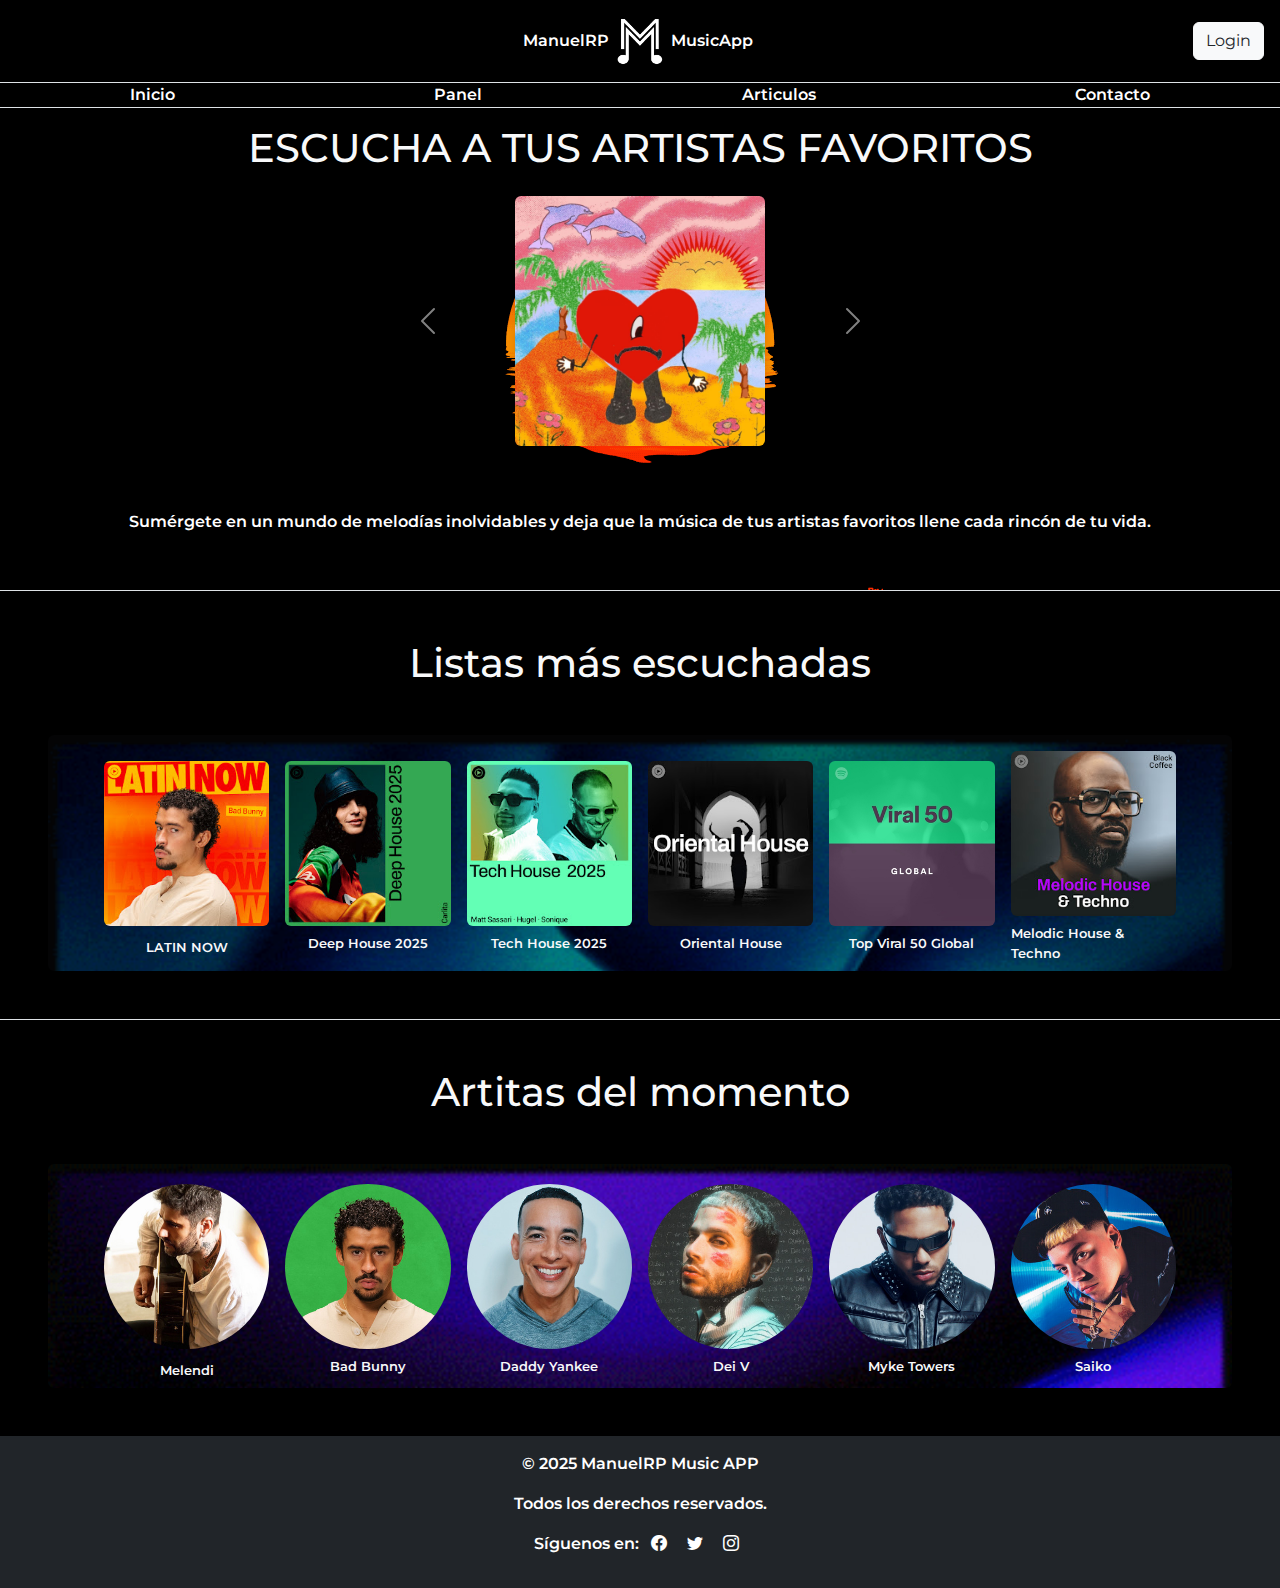
<file: index.html>
<!DOCTYPE html>
<html lang="en">

<head>
    <meta charset="UTF-8">
    <meta name="viewport" content="width=device-width, initial-scale=1.0">
    <title>Inicio</title>
    <link href="https://cdn.jsdelivr.net/npm/bootstrap@5.3.3/dist/css/bootstrap.min.css" rel="stylesheet"
        integrity="sha384-QWTKZyjpPEjISv5WaRU9OFeRpok6YctnYmDr5pNlyT2bRjXh0JMhjY6hW+ALEwIH" crossorigin="anonymous">
    <link href="https://fonts.googleapis.com/css2?family=Montserrat:wght@400;700&display=swap" rel="stylesheet">
    <link
        href="https://fonts.googleapis.com/css2?family=Bebas+Neue&family=Montserrat:ital,wght@0,100..900;1,100..900&display=swap"
        rel="stylesheet">
    <link rel="stylesheet" href="https://cdn.jsdelivr.net/npm/bootstrap-icons@1.11.3/font/bootstrap-icons.min.css">
    <link rel="stylesheet" href="styles.css">
</head>

<body>

    <header class="d-flex justify-content-between align-items-center p-3 shadow-lg  border-bottom  ">

        <nav class="d-flex justify-content-between align-items-center w-100 h-100 ">
            <ul class="d-flex justify-content-between align-items-center list-unstyled m-0 w-100">
                <li class="nav-item"><a class="nav-link text-white" href="#"></a></li>
                <li class="nav-item"><a class="nav-link text-white" href="#">ManuelRP</a></li>
            </ul>
        </nav>
        <img style="height: 50px;" class="rounded mx-2"
            src="imagenes/Gemini_Generated_Image_ikzjtuikzjtuikzj-removebg-preview (3).png" alt="Logo">
        <nav class="d-flex justify-content-between align-items-center w-100 h-100">
            <ul class="d-flex justify-content-between align-items-center list-unstyled m-0 w-100">
                <li class="nav-item"><a class="nav-link text-white" href="#">MusicApp</a></li>

                <li class="btn btn-light nav-item"><a class="nav-link text-dark" href="login.html">Login</a></li>
            </ul>
        </nav>


    </header>
    <nav class="d-flex justify-content-around align-items-center w-100 h-100 border-bottom mx2 ">
        <ul class="d-flex justify-content-around align-items-center list-unstyled m-0 w-100">
            <li class="nav-item"><a class="nav-link text-white" href="#">Inicio</a></li>
            <li class="nav-item"><a class="nav-link text-white" href="vistaprevia.html">Panel</a></li>
            <li class="nav-item"><a class="nav-link text-white" href="articulos.html">Articulos</a></li>
            <li class="nav-item"><a class="nav-link text-white" href="contacto.html">Contacto</a></li>
        </ul>
    </nav>
    <main class="d-flex flex-column align-items-center text-center border-bottom">
        <h1 class="m-3 text-light">ESCUCHA A TUS ARTISTAS FAVORITOS</h1>

        <div id="carouselExampleIndicators" class="carousel slide m-2" data-bs-ride="carousel">

            <div class="carousel-inner">
                <div class="carousel-item active">
                    <img src="imagenes/albumes/81C6LV7yNTL.jpg" class="d-block w-50 img-fluid mx-auto rounded shadow"
                        style="max-height: 500px;" alt="...">
                </div>
                <div class="carousel-item">
                    <img src="imagenes/albumes/814htMhuuML.jpg" class="d-block w-50 img-fluid mx-auto rounded shadow"
                        style="max-height: 500px;" alt="...">
                </div>
                <div class="carousel-item">
                    <img src="imagenes/albumes/81idxQqxTlL._UF894,1000_QL80_.jpg"
                        class="d-block w-50 img-fluid mx-auto rounded shadow" style="max-height: 500px;" alt="...">
                </div>
            </div>
            <button class="carousel-control-prev" type="button" data-bs-target="#carouselExampleIndicators"
                data-bs-slide="prev">
                <span class="carousel-control-prev-icon" aria-hidden="true"></span>
                <span class="visually-hidden">Previous</span>
            </button>
            <button class="carousel-control-next" type="button" data-bs-target="#carouselExampleIndicators"
                data-bs-slide="next">
                <span class="carousel-control-next-icon" aria-hidden="true"></span>
                <span class="visually-hidden">Next</span>
            </button>
        </div>
        <p class="m-5 text-center text-white p-2">Sumérgete en un mundo de melodías inolvidables y deja que la música de
            tus artistas favoritos
            llene cada rincón de tu vida.</p>
    </main>

    <h1 class="text-light w-100 d-flex justify-content-center mt-5 shadow-lg ">Listas más escuchadas</h1>
    <section
        class="masescuchadas bg-dark d-flex flex-wrap justify-content-center align-items-center px-5 pt-2 rounded m-5 ">
        <div class="d-flex flex-column align-items-center text-light col-12 col-md-2 p-2">
            <img src="imagenes/listas/k580q0KH9RtHT4p5655CfpEYSD5c8Y7T3LM4-8UYSxCW3U157RXM_BF6dRRo2ZZblro7B3K2STL9lTY=w226-h226-l90-rj.jpeg"
                class="rounded w-100 my-1" alt="...">
            <p class="m-0 mt-2">LATIN NOW</p>
        </div>
        <div class="d-flex flex-column align-items-center text-light col-12 col-md-2 p-2">
            <img src="imagenes/listas/kqcx1yr8ZgnQY7zYIIJ4_ukvXUwjH73uTbkEzQQp6jIqqr0DHrmKQkJuwyFD8QZai0DJbtUJgpe2--8=w226-h226-l90-rj.jpeg"
                class="rounded w-100" alt="...">
            <p class="m-0 mt-2">Deep House 2025</p>
        </div>
        <div class="d-flex flex-column align-items-center text-light col-12 col-md-2 p-2">
            <img src="imagenes/listas/Cgw2baWksVZuoXHsjhoL6EZ8jwXLBgMyDwp7ch-7A5I8DWtioW6QR8VFooVA9Sp2IJur2ZZx00fJ4w=w226-h226-l90-rj.jpeg"
                class="rounded w-100" alt="...">
            <p class="m-0 mt-2">Tech House 2025</p>
        </div>
        <div class="d-flex flex-column align-items-center text-light col-12 col-md-2 p-2">
            <img src="imagenes/listas/6imlXPvm39gHjj2KgfFiYeFYxL6vZ02TLYOtlYkfUIKCg6K6bS0bbrLCyyYXLKTKZhbRQB630AlNzMQ=w226-h226-l90-rj.jpeg"
                class="rounded w-100" alt="...">
            <p class="m-0 mt-2">Oriental House</p>
        </div>
        <div class="d-flex flex-column align-items-center text-light col-12 col-md-2 p-2">
            <img src="imagenes/listas/region_global_default (2).jpg" class="rounded w-100" alt="...">
            <p class="m-0 mt-2">Top Viral 50 Global</p>
        </div>
        <div class="d-flex flex-column align-items-center text-light col-12 col-md-2 p-2">
            <img src="imagenes/listas/o2x_D1wMktUwfwbWZCAN1Fmzt1cUvA0B4dXLEZqdS-7Syd2U3qbTeLzf-Hs-iP7vsRM7o2O5lprOPp0=w226-h226-l90-rj.jpeg"
                class="rounded w-100" alt="...">
            <p class="m-0 mt-2">Melodic House & Techno</p>
        </div>
    </section>
    <h1 class="text-light w-100 d-flex justify-content-center mt-5 pt-5 shadow-lg border-top">Artitas del momento</h1>
    <section
        class="artistasdelmomento bg-dark d-flex flex-wrap justify-content-center align-items-center px-5 pt-2 rounded m-5">
        <div class="d-flex flex-column align-items-center text-light col-12 col-md-2 p-2">
            <img src="imagenes/artistas/ab6761610000517469b92908b14aa8f0b4cd175d.jpeg"
                class=" rounded-circle w-100 my-1" alt="...">
            <p class="m-0 mt-2">Melendi</p>
        </div>
        <div class="d-flex flex-column align-items-center text-light col-12 col-md-2 p-2">
            <img src="imagenes/artistas/ab6761610000517481f47f44084e0a09b5f0fa13.jpeg" class="rounded-circle w-100"
                alt="...">
            <p class="m-0 mt-2">Bad Bunny</p>
        </div>
        <div class="d-flex flex-column align-items-center text-light col-12 col-md-2 p-2">
            <img src="imagenes/artistas/ab67616100005174aa534de724c7a565c07bb3f5.jpeg" class="rounded-circle w-100"
                alt="...">
            <p class="m-0 mt-2">Daddy Yankee</p>
        </div>
        <div class="d-flex flex-column align-items-center text-light col-12 col-md-2 p-2">
            <img src="imagenes/artistas/ab67616d00001e024258ad754637017debd78968.jpeg" class="rounded-circle w-100"
                alt="...">
            <p class="m-0 mt-2">Dei V</p>
        </div>
        <div class="d-flex flex-column align-items-center text-light col-12 col-md-2 p-2">
            <img src="imagenes/artistas/ab676161000051748372345609bebaf1e948ef7f (1).jpeg" class="rounded-circle w-100"
                alt="...">
            <p class="m-0 mt-2">Myke Towers</p>
        </div>
        <div class="d-flex flex-column align-items-center text-light col-12 col-md-2 p-2">
            <img src="imagenes/artistas/ab67616100005174d3ac55d0cfd372835c182d33.jpeg" class="rounded-circle w-100"
                alt="...">
            <p class="m-0 mt-2">Saiko</p>
        </div>
    </section>

    <footer class="bg-dark text-white text-center p-3 mt-4">
        <p>&copy; 2025 ManuelRP Music APP</p>  <p>Todos los derechos reservados.</p>
        <p>Síguenos en:
            <a href="#" class="text-white mx-2"><i class="bi bi-facebook"></i></a>
            <a href="#" class="text-white mx-2"><i class="bi bi-twitter"></i></a>
            <a href="#" class="text-white mx-2"><i class="bi bi-instagram"></i></a>
        </p>
    </footer>

    <script src="https://cdn.jsdelivr.net/npm/bootstrap@5.3.3/dist/js/bootstrap.bundle.min.js"></script>
</body>

</html>
</file>
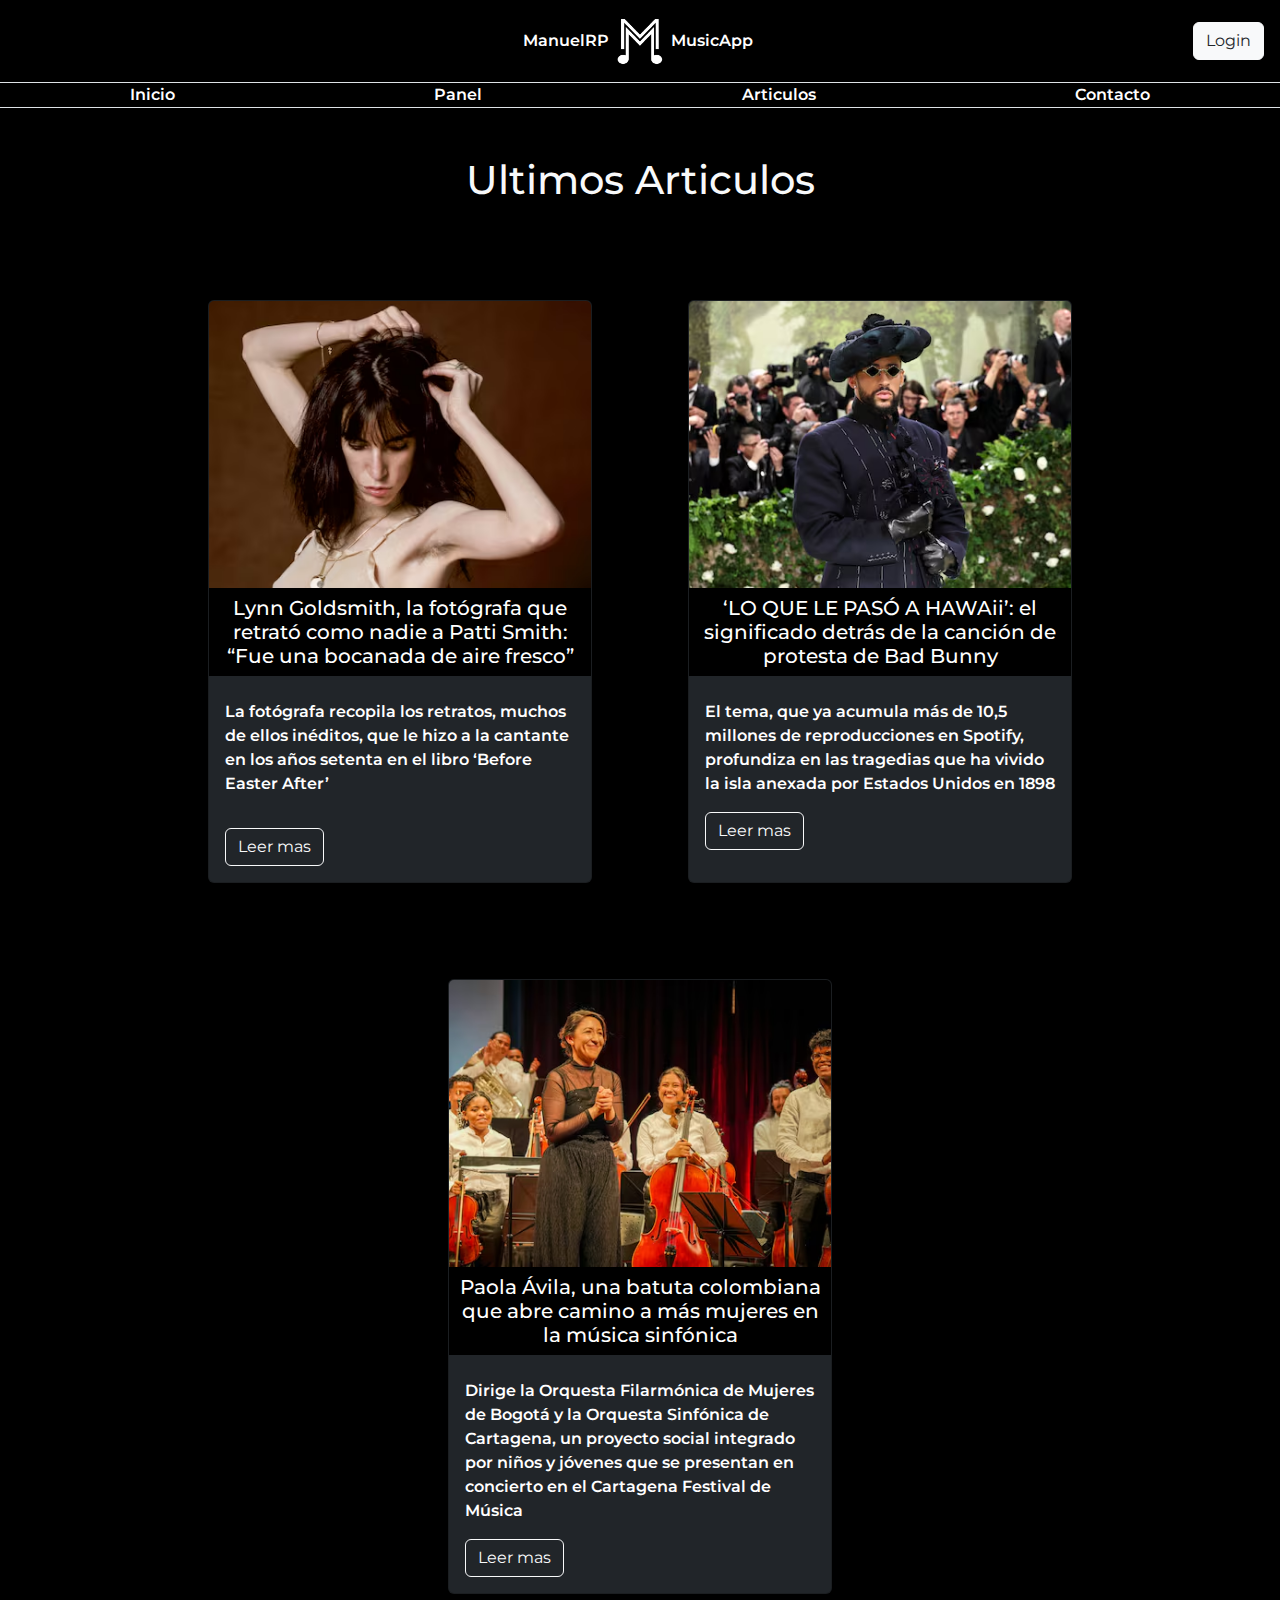
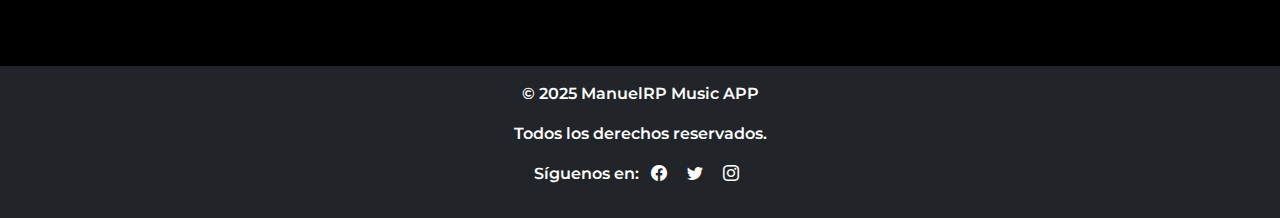
<file: articulos.html>
<!DOCTYPE html>
<html lang="en">

<head>
    <meta charset="UTF-8">
    <meta name="viewport" content="width=device-width, initial-scale=1.0">
    <title>Articulos</title>
    <link href="https://cdn.jsdelivr.net/npm/bootstrap@5.3.3/dist/css/bootstrap.min.css" rel="stylesheet">
    <link href="styles.css" rel="stylesheet">
    <link rel="stylesheet" href="https://cdn.jsdelivr.net/npm/bootstrap-icons@1.11.3/font/bootstrap-icons.min.css">
    <link href="https://fonts.googleapis.com/css2?family=Montserrat:wght@400;700&display=swap" rel="stylesheet">
</head>

<body>
    <header class="d-flex justify-content-between align-items-center p-3 shadow-lg  border-bottom  ">

        <nav class="d-flex justify-content-between align-items-center w-100 h-100 ">
            <ul class="d-flex justify-content-between align-items-center list-unstyled m-0 w-100">
                <li class="nav-item"><a class="nav-link text-white" href="#"></a></li>
                <li class="nav-item"><a class="nav-link text-white" href="#">ManuelRP</a></li>
            </ul>
        </nav>
        <img style="height: 50px;" class="rounded mx-2"
            src="imagenes/Gemini_Generated_Image_ikzjtuikzjtuikzj-removebg-preview (3).png" alt="Logo">
        <nav class="d-flex justify-content-between align-items-center w-100 h-100">
            <ul class="d-flex justify-content-between align-items-center list-unstyled m-0 w-100">
                <li class="nav-item"><a class="nav-link text-white" href="#">MusicApp</a></li>

                <li class="btn btn-light nav-item"><a class="nav-link text-dark" href="login.html">Login</a></li>
            </ul>
        </nav>


    </header>
    <nav class="d-flex justify-content-around align-items-center w-100 h-100 border-bottom mx2 ">
        <ul class="d-flex justify-content-around align-items-center list-unstyled m-0 w-100">
            <li class="nav-item"><a class="nav-link text-white" href="index.html">Inicio</a></li>
            <li class="nav-item"><a class="nav-link text-white" href="vistaprevia.html">Panel</a></li>
            <li class="nav-item"><a class="nav-link text-white" href="#">Articulos</a></li>
            <li class="nav-item"><a class="nav-link text-white" href="contacto.html">Contacto</a></li>
        </ul>
    </nav>

    <h1 class="text-light m-5 d-flex justify-content-center">Ultimos Articulos</h1>

    <div class="col-12 d-flex flex-wrap justify-content-center">
        <div class="d-flex justify-content-center card m-5 bg-dark text-white" style="width: 24rem;">
            <img src="imagenes/articulos/X3DVZY3REBEX5IAEAN7FU53CKQ.avif " class="card-img-top" alt="Album Image">
            <div class="card-body p-0">
                <h5 class="card-title bg-black text-center p-2">Lynn Goldsmith, la fotógrafa que retrató como nadie a
                    Patti Smith: “Fue una bocanada de aire fresco”</h5>
                <p class="card-text  p-3">La fotógrafa recopila los retratos, muchos de ellos inéditos, que le hizo a la
                    cantante en los años setenta en el libro ‘Before Easter After’</p>
                <a href="articulos/articulo1.html" class="btn btn-outline-light mx-3 mb-3">Leer mas</a>
            </div>
        </div>
        <div class="card m-5 bg-dark text-white" style="width: 24rem;">
            <img src="imagenes/articulos/N4LJBERDIFHFDBNAQ56TUU7QDQ.avif" class="card-img-top" alt="Album Image">
            <div class="card-body p-0">
                <h5 class="card-title bg-black text-center p-2">‘LO QUE LE PASÓ A HAWAii’: el significado detrás de la
                    canción de protesta de Bad Bunny</h5>
                <p class="card-text  p-3 mb-0">El tema, que ya acumula más de 10,5 millones de reproducciones en
                    Spotify, profundiza en las tragedias que ha vivido la isla anexada por Estados Unidos en 1898</p>
                <a href="articulos/articulo2.html" class="btn btn-outline-light mx-3 mb-3">Leer mas</a>
            </div>
        </div>
        <div class="card m-5 bg-dark text-white" style="width: 24rem;">
            <img src="imagenes/articulos/RDFGGI43MND4RGNXGXQFCEMS6E.avif" class="card-img-top" alt="Album Image">
            <div class="card-body p-0">
                <h5 class="card-title bg-black text-center p-2">Paola Ávila, una batuta colombiana que abre camino a más
                    mujeres en la música sinfónica</h5>
                <p class="card-text p-3 mb-0">Dirige la Orquesta Filarmónica de Mujeres de Bogotá y la Orquesta
                    Sinfónica de Cartagena, un proyecto social integrado por niños y jóvenes que se presentan en
                    concierto en el Cartagena Festival de Música</p>
                <a href="articulos/articulo3.html" class="btn btn-outline-light mx-3 mb-3">Leer mas</a>
            </div>
        </div>
    </div>
    <footer class="bg-dark text-white text-center p-3 mt-4">
        <p>&copy; 2025 ManuelRP Music APP</p>
        <p>Todos los derechos reservados.</p>
        <p>Síguenos en:
            <a href="#" class="text-white mx-2"><i class="bi bi-facebook"></i></a>
            <a href="#" class="text-white mx-2"><i class="bi bi-twitter"></i></a>
            <a href="#" class="text-white mx-2"><i class="bi bi-instagram"></i></a>
        </p>
    </footer>
</body>

</html>
</file>
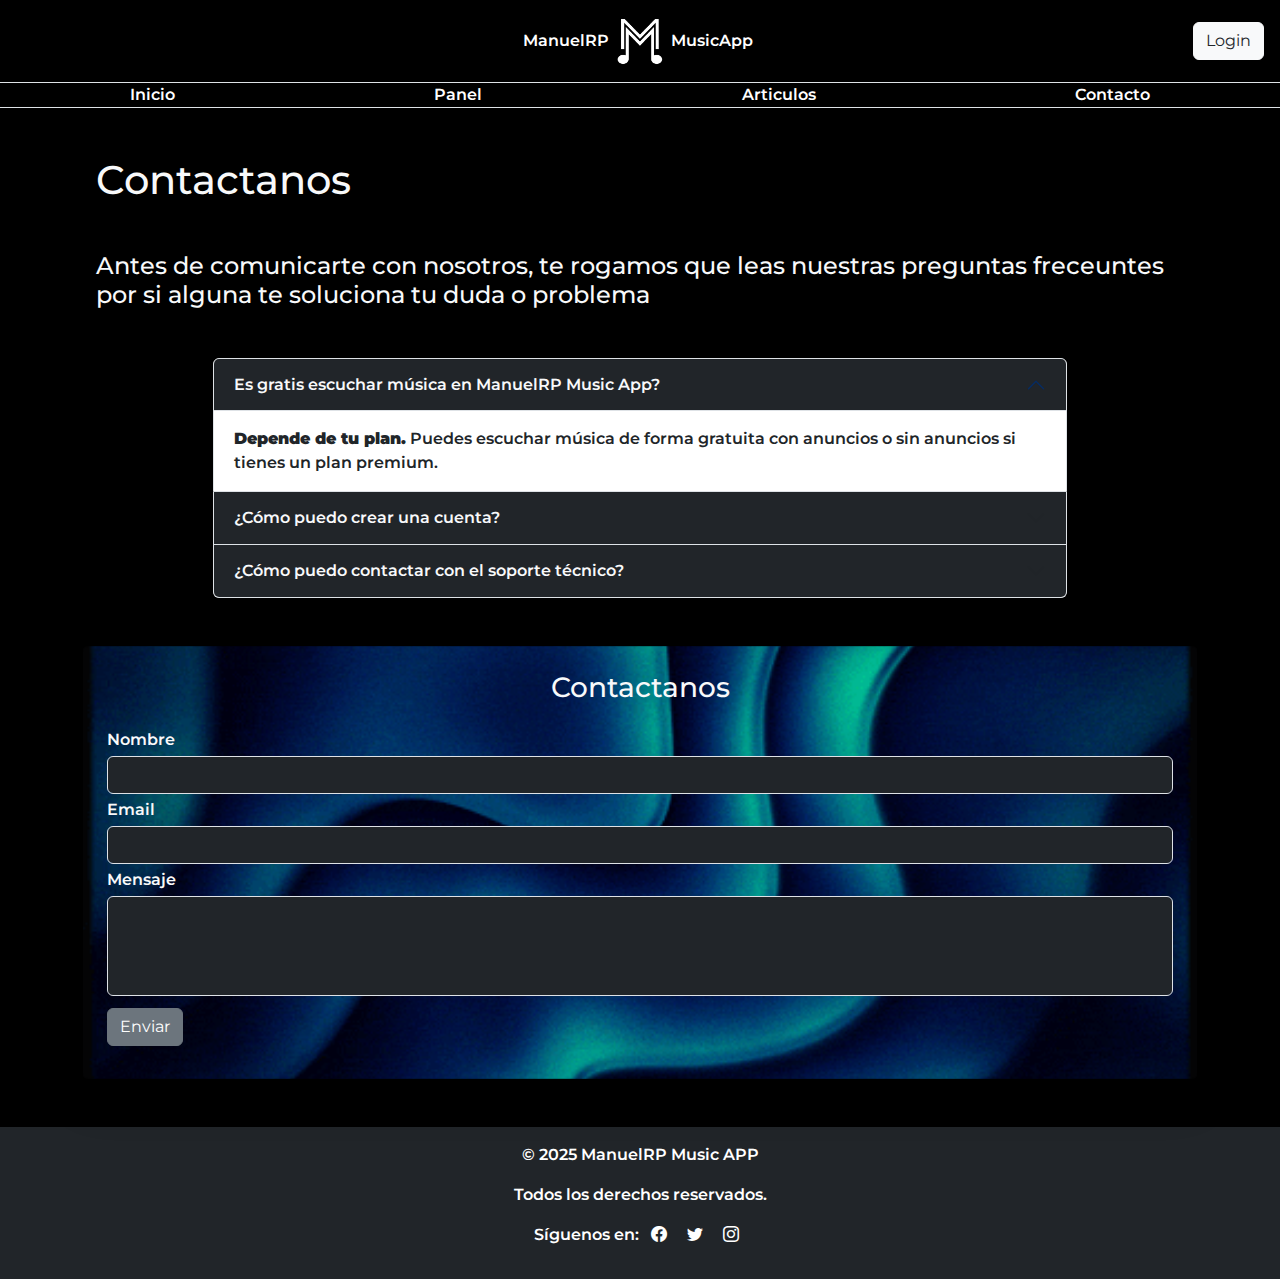
<file: contacto.html>
<!DOCTYPE html>
<html lang="en">

<head>
    <meta charset="UTF-8">
    <meta name="viewport" content="width=device-width, initial-scale=1.0">
    <title>Contacto</title>
    <link href="https://cdn.jsdelivr.net/npm/bootstrap@5.3.3/dist/css/bootstrap.min.css" rel="stylesheet"
        integrity="sha384-QWTKZyjpPEjISv5WaRU9OFeRpok6YctnYmDr5pNlyT2bRjXh0JMhjY6hW+ALEwIH" crossorigin="anonymous">
    <link href="https://fonts.googleapis.com/css2?family=Montserrat:wght@400;700&display=swap" rel="stylesheet">
    <link
        href="https://fonts.googleapis.com/css2?family=Bebas+Neue&family=Montserrat:ital,wght@0,100..900;1,100..900&display=swap"
        rel="stylesheet">
    <link rel="stylesheet" href="https://cdn.jsdelivr.net/npm/bootstrap-icons@1.11.3/font/bootstrap-icons.min.css">
    <link rel="stylesheet" href="styles.css">
</head>

<body>

    <header class="d-flex justify-content-between align-items-center p-3 shadow-lg  border-bottom  ">

        <nav class="d-flex justify-content-between align-items-center w-100 h-100 ">
            <ul class="d-flex justify-content-between align-items-center list-unstyled m-0 w-100">
                <li class="nav-item"><a class="nav-link text-white" href="#"></a></li>
                <li class="nav-item"><a class="nav-link text-white" href="#">ManuelRP</a></li>
            </ul>
        </nav>
        <img style="height: 50px;" class="rounded mx-2"
            src="imagenes/Gemini_Generated_Image_ikzjtuikzjtuikzj-removebg-preview (3).png" alt="Logo">
        <nav class="d-flex justify-content-between align-items-center w-100 h-100">
            <ul class="d-flex justify-content-between align-items-center list-unstyled m-0 w-100">
                <li class="nav-item"><a class="nav-link text-white" href="#">MusicApp</a></li>

                <li class="btn btn-light nav-item"><a class="nav-link text-dark" href="login.html">Login</a></li>
            </ul>
        </nav>


    </header>
    <nav class="d-flex justify-content-around align-items-center w-100 h-100 border-bottom mx2 ">
        <ul class="d-flex justify-content-around align-items-center list-unstyled m-0 w-100">
            <li class="nav-item"><a class="nav-link text-white" href="index.html">Inicio</a></li>
            <li class="nav-item"><a class="nav-link text-white" href="vistaprevia.html">Panel</a></li>
            <li class="nav-item"><a class="nav-link text-white" href="articulos.html">Articulos</a></li>
            <li class="nav-item"><a class="nav-link text-white" href="#">Contacto</a></li>
        </ul>
    </nav>
    <h1 class="text-light m-5 px-5">Contactanos</h1>
    <h4 class="text-light m-5 px-5">Antes de comunicarte con nosotros, te rogamos que leas nuestras preguntas freceuntes por
        si
        alguna te soluciona
        tu duda o problema</h4>
    <div class="d-flex  flex-column align-items-center justify-content-center  ">
        <div class="accordion col-8 " id="accordionExample">
            <div class="accordion-item ">
                <h2 class="accordion-header">
                    <button class="accordion-button bg-dark text-light" type="button" data-bs-toggle="collapse"
                        data-bs-target="#collapseOne" aria-expanded="true" aria-controls="collapseOne">
                        Es gratis escuchar música en ManuelRP Music App?
                    </button>
                </h2>
                <div id="collapseOne" class="accordion-collapse collapse show" data-bs-parent="#accordionExample">
                    <div class="accordion-body">
                        <strong>Depende de tu plan.</strong>
                        Puedes escuchar música de forma gratuita con anuncios o sin anuncios si tienes un plan premium.
                    </div>
                </div>
            </div>
            <div class="accordion-item">
                <h2 class="accordion-header">
                    <button class="accordion-button collapsed bg-dark text-light" type="button" data-bs-toggle="collapse"
                        data-bs-target="#collapseTwo" aria-expanded="false" aria-controls="collapseTwo">
                        ¿Cómo puedo crear una cuenta?
                    </button>
                </h2>
                <div id="collapseTwo" class="accordion-collapse collapse" data-bs-parent="#accordionExample">
                    <div class="accordion-body">
                        Para crear una cuenta, haga clic en el botón de login en la esquina superior derecha, posteriormente a registro en la misma posicion y complete el formulario con su información personal.

                    </div>
                </div>
            </div>
            <div class="accordion-item">
                <h2 class="accordion-header">
                    <button class="accordion-button collapsed bg-dark text-light" type="button" data-bs-toggle="collapse"
                        data-bs-target="#collapseThree" aria-expanded="false" aria-controls="collapseThree">
                        ¿Cómo puedo contactar con el soporte técnico?
                    </button>
                </h2>
                <div id="collapseThree" class="accordion-collapse collapse" data-bs-parent="#accordionExample">
                    <div class="accordion-body">
                        Puede contactar con el soporte técnico enviando un menseje mediante el formulario en la parte inferior de la pagina.
                    </div>
                </div>
            </div>

        </div>
    </div>

    <div class=" text-light container d-flex flex-column align-items-center justify-content-center vh-80 p-0 my-5">
        <div class="row justify-content-center w-100">
            <div class="col-md-12">
                <div class="quepiensas card shadow-lg rounded p-2">
                    <div class="card-body">
                        <h3 class="card-title text-center mb-4 text-light">Contactanos</h3>
                        <form>
                            <div class="form-group">
                                <label class="text-light">Nombre</label>
                                <input type="email" class="form-control my-1 bg-dark text-light" id="email"
                                   >
                            </div>
                            <div class="form-group">
                                <label class="text-light">Email</label>
                                <input type="email" class="form-control my-1 bg-dark text-light" id="password"
                                    >
                            </div>
                            <div class="form-group">
                                <label  class="text-light">Mensaje</label>
                                <input type="text" class="form-control my-1 bg-dark text-light" id="Correo"
                                     style="height: 100px;">
                            </div>
                            <button type="submit" class="btn btn-secondary btn-block my-2">Enviar</button>
                        </form>

                    </div>
                </div>
            </div>
        </div>
    </div>

    <footer class="bg-dark text-white text-center p-3 mt-4">
        <p>&copy; 2025 ManuelRP Music APP</p>  <p>Todos los derechos reservados.</p>
        <p>Síguenos en:
            <a href="#" class="text-white mx-2"><i class="bi bi-facebook"></i></a>
            <a href="#" class="text-white mx-2"><i class="bi bi-twitter"></i></a>
            <a href="#" class="text-white mx-2"><i class="bi bi-instagram"></i></a>
        </p>
    </footer>

    <script src="https://cdn.jsdelivr.net/npm/bootstrap@5.3.3/dist/js/bootstrap.bundle.min.js"></script>
</body>

</html>
</file>
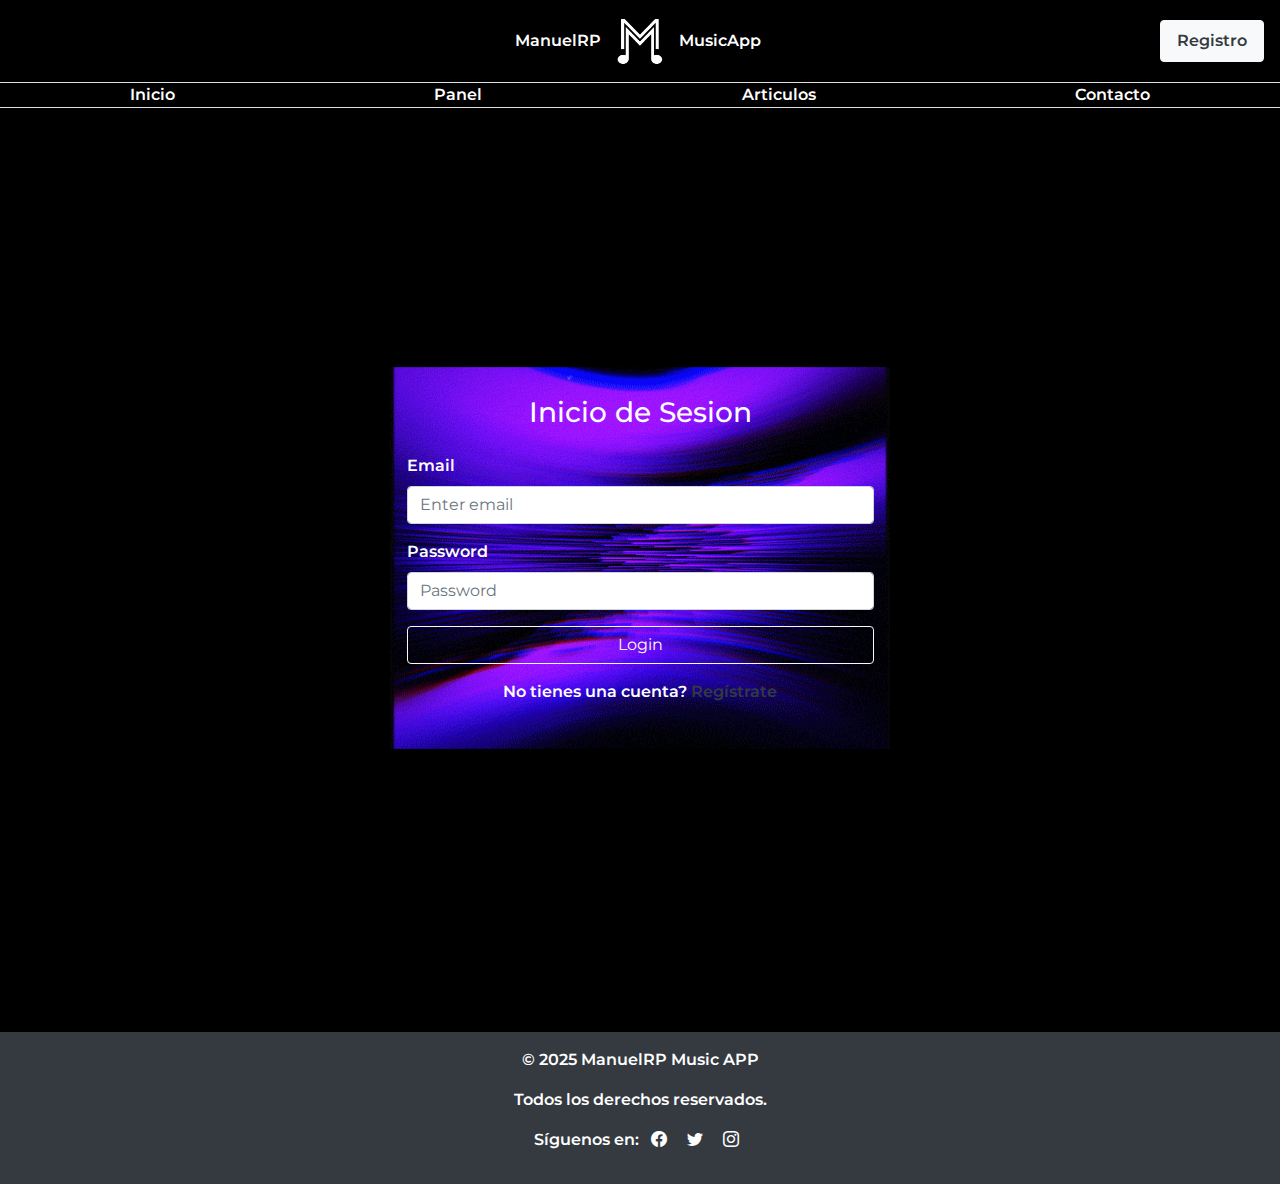
<file: login.html>
<!DOCTYPE html>
<html lang="es">
<head>
    <meta charset="UTF-8">
    <meta name="viewport" content="width=device-width, initial-scale=1.0">
    <title>Login</title>
    <link href="https://fonts.googleapis.com/css2?family=Bebas+Neue&family=Montserrat:ital,wght@0,100..900;1,100..900&display=swap" rel="stylesheet">
    <link rel="stylesheet" href="https://stackpath.bootstrapcdn.com/bootstrap/4.5.2/css/bootstrap.min.css">
    <link rel="stylesheet" href="styles.css">
    <link rel="stylesheet" href="https://cdn.jsdelivr.net/npm/bootstrap-icons@1.11.3/font/bootstrap-icons.min.css">
</head>
<body class=" text-white">
    <header class="d-flex justify-content-between align-items-center p-3 shadow-lg  border-bottom  ">

        <nav class="d-flex justify-content-between align-items-center w-100 h-100 ">
            <ul class="d-flex justify-content-between align-items-center list-unstyled m-0 w-100">
                <li class="nav-item"><a class="nav-link text-white" href="#"></a></li>
                <li class="nav-item"><a class="nav-link text-white" href="index.html">ManuelRP</a></li>
            </ul>
        </nav>
        <img style="height: 50px;" class="rounded "
            src="imagenes/Gemini_Generated_Image_ikzjtuikzjtuikzj-removebg-preview (3).png" alt="Logo">
        <nav class="d-flex justify-content-between align-items-center w-100 h-100">
            <ul class="d-flex justify-content-between align-items-center list-unstyled m-0 w-100">
            <li class="nav-item"><a class="nav-link text-white" href="index.html">MusicApp</a></li>
            
            <li class="btn btn-light nav-item p-0"><a class="nav-link text-dark" href="register.html">Registro</a></li>
            </ul>
        </nav>
        

    </header>
    <nav class="d-flex justify-content-around align-items-center w-100 h-100 border-bottom mx2 ">
        <ul class="d-flex justify-content-around align-items-center list-unstyled m-0 w-100">
            <li class="nav-item"><a class="nav-link text-white p-0" href="index.html">Inicio</a></li>
            <li class="nav-item"><a class="nav-link text-white p-0" href="vistaprevia.html">Panel</a></li>
            <li class="nav-item"><a class="nav-link text-white p-0" href="articulos.html">Articulos</a></li>
            <li class="nav-item"><a class="nav-link text-white p-0" href="contacto.html">Contacto</a></li>
        </ul>
    </nav>

    <div class=" container d-flex flex-column align-items-center justify-content-center vh-100">
        <div class="row justify-content-center w-100">
            <div class="col-md-6">
                <div class="login card shadow-lg rounded p-2">
                    <div class="card-body">
                        <h3 class="card-title text-center mb-4">Inicio de Sesion</h3>
                        <form>
                            <div class="form-group">
                                <label for="email">Email</label>
                                <input type="email" class="form-control" id="email" placeholder="Enter email">
                            </div>
                            <div class="form-group">
                                <label for="password">Password</label>
                                <input type="password" class="form-control" id="password" placeholder="Password">
                            </div>
                            <button type="submit" class="btn btn-outline-light btn-block">Login</button>
                        </form>
                        <p class="text-center mt-3">No tienes una cuenta? <a href="register.html" class="text-dark">Regístrate</a></p>
                    </div>
                </div>
            </div>
        </div>
    </div>

    <footer class="bg-dark text-white text-center p-3 mt-4">
        <p>&copy; 2025 ManuelRP Music APP</p>  <p>Todos los derechos reservados.</p>
        <p>Síguenos en:
            <a href="#" class="text-white mx-2"><i class="bi bi-facebook"></i></a>
            <a href="#" class="text-white mx-2"><i class="bi bi-twitter"></i></a>
            <a href="#" class="text-white mx-2"><i class="bi bi-instagram"></i></a>
        </p>
    </footer>
</body>
</html>
</file>
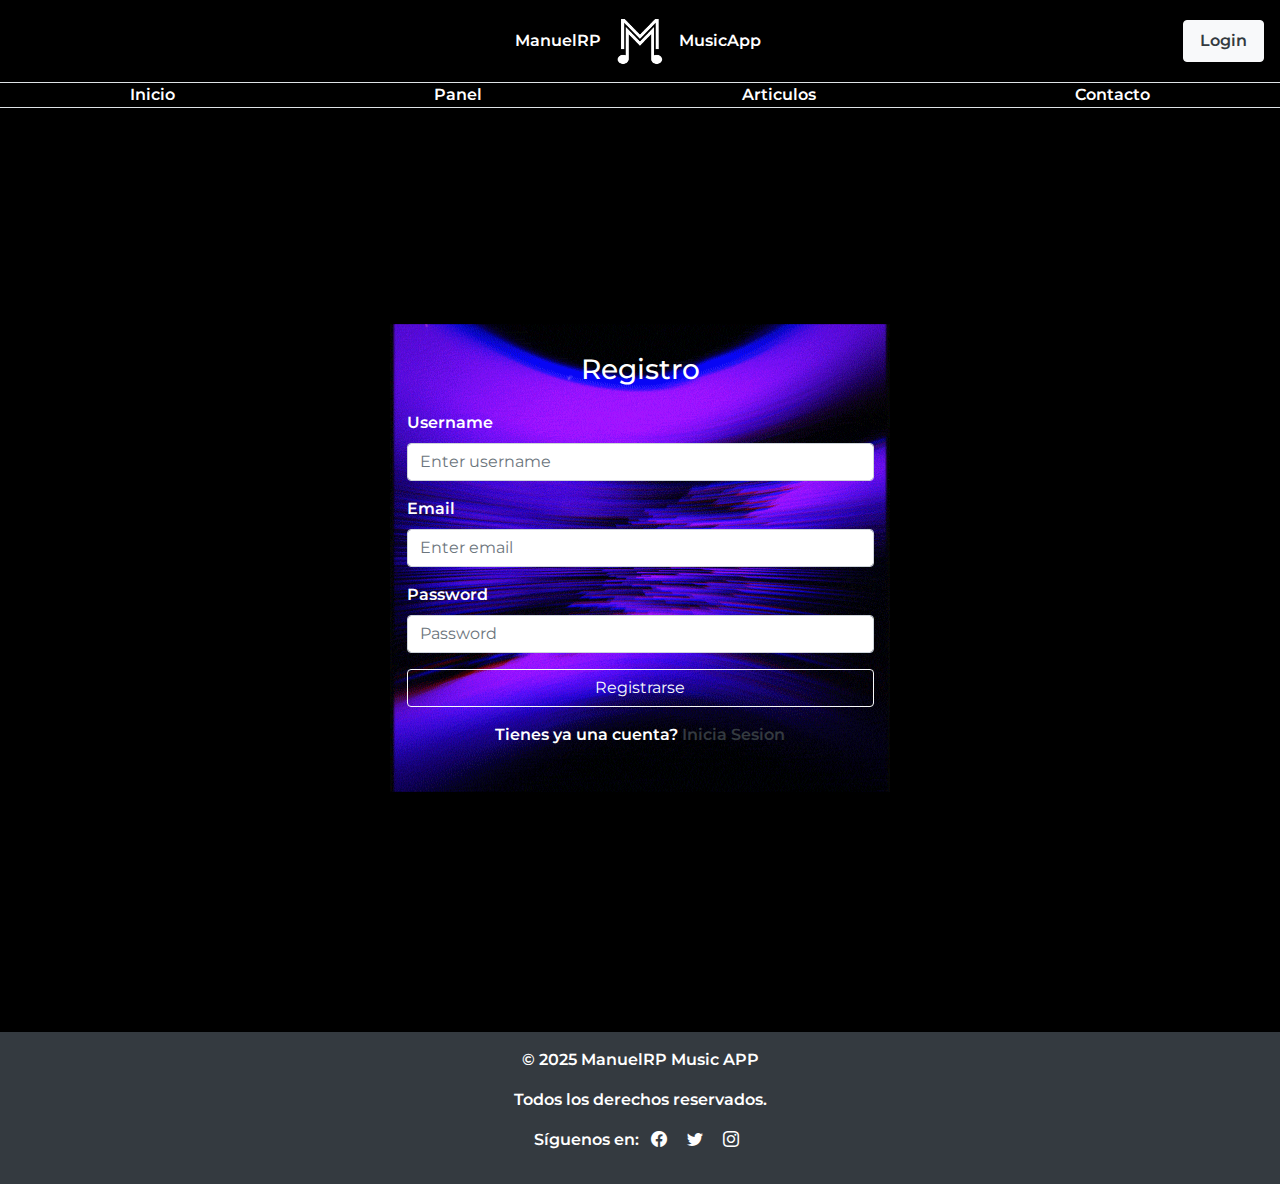
<file: register.html>
<!DOCTYPE html>
<html lang="es">
<head>
    <meta charset="UTF-8">
    <meta name="viewport" content="width=device-width, initial-scale=1.0">
    <title>Registro</title>
    <link href="https://fonts.googleapis.com/css2?family=Bebas+Neue&family=Montserrat:ital,wght@0,100..900;1,100..900&display=swap" rel="stylesheet">
    <link rel="stylesheet" href="https://stackpath.bootstrapcdn.com/bootstrap/4.5.2/css/bootstrap.min.css">
    <link rel="stylesheet" href="styles.css">
    <link href="https://fonts.googleapis.com/css2?family=Montserrat:wght@400;700&display=swap" rel="stylesheet">
    <link rel="stylesheet" href="https://cdn.jsdelivr.net/npm/bootstrap-icons@1.11.3/font/bootstrap-icons.min.css">
</head>
<body class=" text-white">
    <header class="d-flex justify-content-between align-items-center p-3 shadow-lg border-bottom">
        <nav class="d-flex justify-content-between align-items-center w-100 h-100">
            <ul class="d-flex justify-content-between align-items-center list-unstyled m-0 w-100">
                <li class="nav-item"><a class="nav-link text-white" href="#"></a></li>
                <li class="nav-item"><a class="nav-link text-white" href="index.html">ManuelRP</a></li>
            </ul>
        </nav>
        <img style="height: 50px;" class="rounded" src="imagenes/Gemini_Generated_Image_ikzjtuikzjtuikzj-removebg-preview (3).png" alt="Logo">
        <nav class="d-flex justify-content-between align-items-center w-100 h-100">
            <ul class="d-flex justify-content-between align-items-center list-unstyled m-0 w-100">
                <li class="nav-item"><a class="nav-link text-white" href="index.html">MusicApp</a></li>
                <li class="btn btn-light nav-item p-0"><a class="nav-link text-dark" href="login.html">Login</a></li>
            </ul>
        </nav>
    </header>
    <nav class="d-flex justify-content-around align-items-center w-100 h-100 border-bottom mx2 ">
        <ul class="d-flex justify-content-around align-items-center list-unstyled m-0 w-100">
            <li class="nav-item"><a class="nav-link text-white p-0" href="index.html">Inicio</a></li>
            <li class="nav-item"><a class="nav-link text-white p-0" href="vistaprevia.html">Panel</a></li>
            <li class="nav-item"><a class="nav-link text-white p-0" href="articulos.html">Articulos</a></li>
            <li class="nav-item"><a class="nav-link text-white p-0" href="contacto.html">Contacto</a></li>
        </ul>
    </nav>

    <div class=" container d-flex flex-column align-items-center justify-content-center vh-100">
        <div class="row justify-content-center w-100">
            <div class="col-md-6">
                <div class="login card shadow-lg rounded p-2">
                    <div class="card-body">
                        <h3 class="card-title text-center mb-4">Registro</h3>
                        <form>
                            <div class="form-group">
                                <label for="username">Username</label>
                                <input type="text" class="form-control" id="username" placeholder="Enter username">
                            </div>
                            <div class="form-group">
                                <label for="email">Email</label>
                                <input type="email" class="form-control" id="email" placeholder="Enter email">
                            </div>
                            <div class="form-group">
                                <label for="password">Password</label>
                                <input type="password" class="form-control" id="password" placeholder="Password">
                            </div>
                            <button type="submit" class="btn btn-outline-light btn-block">Registrarse</button>
                        </form>
                        <p class="text-center mt-3">Tienes ya una cuenta? <a href="login.html" class="text-dark">Inicia Sesion</a></p>
                    </div>
                </div>
            </div>
        </div>
    </div>

    <footer class="bg-dark text-white text-center p-3 mt-4">
        <p>&copy; 2025 ManuelRP Music APP</p>  <p>Todos los derechos reservados.</p>
        <p>Síguenos en:
            <a href="#" class="text-white mx-2"><i class="bi bi-facebook"></i></a>
            <a href="#" class="text-white mx-2"><i class="bi bi-twitter"></i></a>
            <a href="#" class="text-white mx-2"><i class="bi bi-instagram"></i></a>
        </p>
    </footer>
</body>
</html>
</file>
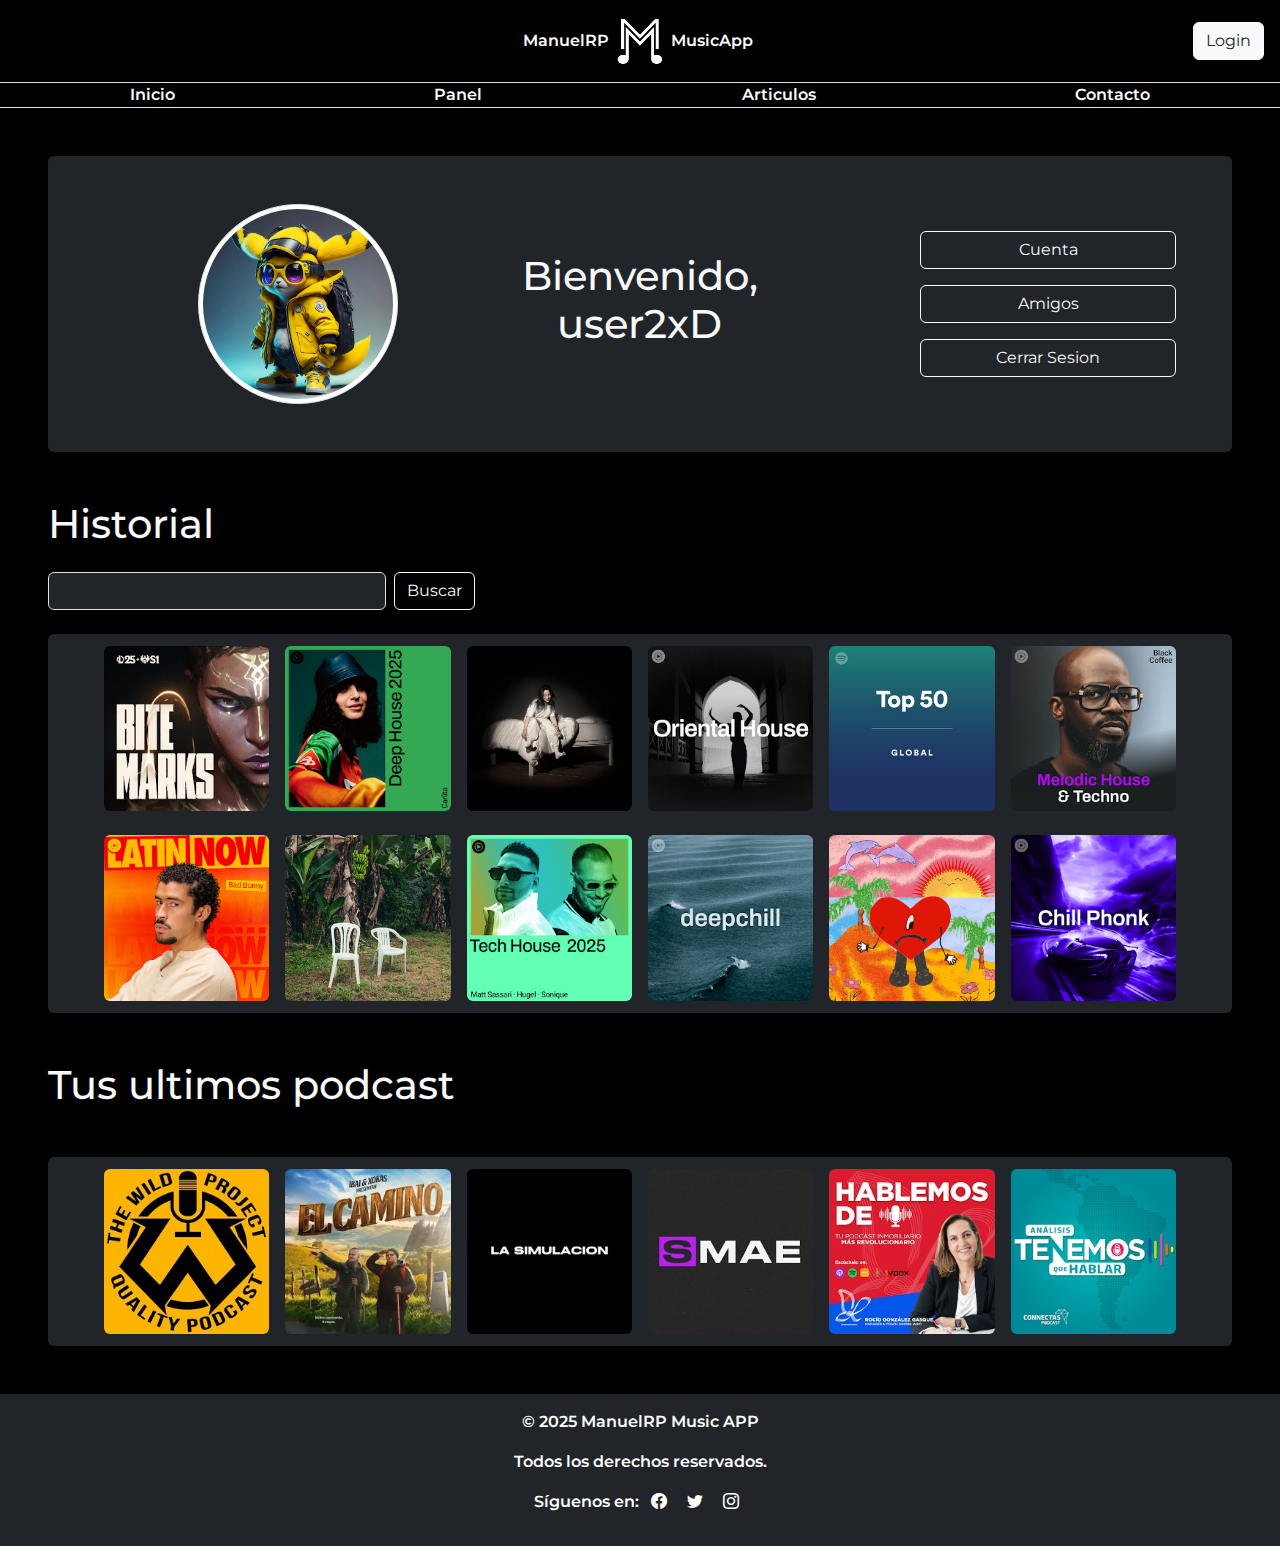
<file: vistaprevia.html>
<!DOCTYPE html>
<html lang="en">

<head>
    <meta charset="UTF-8">
    <meta name="viewport" content="width=device-width, initial-scale=1.0">
    <title>Panel</title>
    <link href="https://cdn.jsdelivr.net/npm/bootstrap@5.3.3/dist/css/bootstrap.min.css" rel="stylesheet"
        integrity="sha384-QWTKZyjpPEjISv5WaRU9OFeRpok6YctnYmDr5pNlyT2bRjXh0JMhjY6hW+ALEwIH" crossorigin="anonymous">
    <link href="https://fonts.googleapis.com/css2?family=Montserrat:wght@400;700&display=swap" rel="stylesheet">
    <link
        href="https://fonts.googleapis.com/css2?family=Bebas+Neue&family=Montserrat:ital,wght@0,100..900;1,100..900&display=swap"
        rel="stylesheet">
    <link rel="stylesheet" href="https://cdn.jsdelivr.net/npm/bootstrap-icons@1.11.3/font/bootstrap-icons.min.css">
    <link rel="stylesheet" href="styles.css">
</head>

<body>

    <header class="d-flex justify-content-between align-items-center p-3 shadow-lg  border-bottom  ">

        <nav class="d-flex justify-content-between align-items-center w-100 h-100 ">
            <ul class="d-flex justify-content-between align-items-center list-unstyled m-0 w-100">
                <li class="nav-item"><a class="nav-link text-white" href="#"></a></li>
                <li class="nav-item"><a class="nav-link text-white" href="#">ManuelRP</a></li>
            </ul>
        </nav>
        <img style="height: 50px;" class="rounded mx-2"
            src="imagenes/Gemini_Generated_Image_ikzjtuikzjtuikzj-removebg-preview (3).png" alt="Logo">
        <nav class="d-flex justify-content-between align-items-center w-100 h-100">
            <ul class="d-flex justify-content-between align-items-center list-unstyled m-0 w-100">
                <li class="nav-item"><a class="nav-link text-white" href="#">MusicApp</a></li>

                <li class="btn btn-light nav-item"><a class="nav-link text-dark" href="login.html">Login</a></li>
            </ul>
        </nav>


    </header>
    <nav class="d-flex justify-content-around align-items-center w-100 h-100 border-bottom mx2 ">
        <ul class="d-flex justify-content-around align-items-center list-unstyled m-0 w-100">
            <li class="nav-item"><a class="nav-link text-white" href="index.html">Inicio</a></li>
            <li class="nav-item"><a class="nav-link text-white" href="#">Panel</a></li>
            <li class="nav-item"><a class="nav-link text-white" href="articulos.html">Articulos</a></li>
            <li class="nav-item"><a class="nav-link text-white" href="contacto.html">Contacto</a></li>
        </ul>
    </nav>

    <div class="bienvenida d-flex flex-wrap align-items-center justify-content-around bg-dark p-5 rounded m-5">
        <div class="col-md-9 d-flex flex-wrap align-items-center justify-content-center">
            <div class="col-md-4">
                <img class="img-thumbnail img-fluid rounded-circle" src="imagenes/pokemon-8073929_1280.webp"
                    style="max-width: 200px;">
            </div>
            <div class="b col-md-5">
                <h1 class="text-light text-center">Bienvenido, user2xD</h1>
            </div>
        </div>
        <div class="col-12 col-md-3 d-flex justify-content-center flex-column ">
            <button type="button" class="btn btn-outline-light px-4 m-2">Cuenta</button>
            <button type="button" class="btn btn-outline-light m-2">Amigos</button>
            <button type="button" class="btn btn-outline-light m-2">Cerrar Sesion</button>
        </div>

    </div>

    <h1 class="mx-5 text-light">Historial</h1>

    <form class="d-flex mx-5 my-4 col-md-5 col-lg-4" role="search">
        <input class="form-control me-2 bg-dark text-light" type="search" aria-label="Search">
        <button class="btn btn-outline-light" type="submit">Buscar</button>
      </form>

    <section
        class="historial bg-dark d-flex flex-wrap justify-content-center align-items-center px-5  rounded m-5 mt-3">
        <div class="d-flex flex-column align-items-center text-light col-12 col-md-2 p-2">
            <img src="imagenes/albumes/ARN56P19g3pLR8MVRX7nQAJBkrC2Xm--c5ePcAT2EeqzPA3uncVJzoWphbAWz2aTl_RFHgtuA0N4I18=w226-h226-l90-rj.jpeg"
                class="rounded w-100 my-1" alt="...">

        </div>
        <div class="d-flex flex-column align-items-center text-light col-12 col-md-2 p-2">
            <img src="imagenes/listas/kqcx1yr8ZgnQY7zYIIJ4_ukvXUwjH73uTbkEzQQp6jIqqr0DHrmKQkJuwyFD8QZai0DJbtUJgpe2--8=w226-h226-l90-rj.jpeg"
                class="rounded w-100" alt="...">

        </div>
        <div class="d-flex flex-column align-items-center text-light col-12 col-md-2 p-2">
            <img src="imagenes/albumes/81idxQqxTlL._UF894,1000_QL80_.jpg" class="rounded w-100" alt="...">

        </div>
        <div class="d-flex flex-column align-items-center text-light col-12 col-md-2 p-2">
            <img src="imagenes/listas/6imlXPvm39gHjj2KgfFiYeFYxL6vZ02TLYOtlYkfUIKCg6K6bS0bbrLCyyYXLKTKZhbRQB630AlNzMQ=w226-h226-l90-rj.jpeg"
                class="rounded w-100" alt="...">

        </div>
        <div class="d-flex flex-column align-items-center text-light col-12 col-md-2 p-2">
            <img src="imagenes/listas/region_global_default (1).jpg" class="rounded w-100" alt="...">

        </div>
        <div class="d-flex flex-column align-items-center text-light col-12 col-md-2 p-2">
            <img src="imagenes/listas/o2x_D1wMktUwfwbWZCAN1Fmzt1cUvA0B4dXLEZqdS-7Syd2U3qbTeLzf-Hs-iP7vsRM7o2O5lprOPp0=w226-h226-l90-rj.jpeg"
                class="rounded w-100" alt="...">

        </div>
        <div class="d-flex flex-column align-items-center text-light col-12 col-md-2 p-2">
            <img src="imagenes/listas/k580q0KH9RtHT4p5655CfpEYSD5c8Y7T3LM4-8UYSxCW3U157RXM_BF6dRRo2ZZblro7B3K2STL9lTY=w226-h226-l90-rj.jpeg"
                class="rounded w-100 my-1" alt="...">

        </div>
        <div class="d-flex flex-column align-items-center text-light col-12 col-md-2 p-2">
            <img src="imagenes/albumes/ab67616d00001e02bbd45c8d36e0e045ef640411.jpeg" class="rounded w-100" alt="...">

        </div>
        <div class="d-flex flex-column align-items-center text-light col-12 col-md-2 p-2">
            <img src="imagenes/listas/Cgw2baWksVZuoXHsjhoL6EZ8jwXLBgMyDwp7ch-7A5I8DWtioW6QR8VFooVA9Sp2IJur2ZZx00fJ4w=w226-h226-l90-rj.jpeg"
                class="rounded w-100" alt="...">

        </div>
        <div class="d-flex flex-column align-items-center text-light col-12 col-md-2 p-2">
            <img src="imagenes/listas/relajante/W-d-Yf4kNuESQAswMbEcXhYcyn3A-bbTEZQK9vzJhyrOuIIhnzi0PyKunsVCPNtMOg_Cu_-F0DeP00gk=w226-h226-l90-rj.jpeg"
                class="rounded w-100" alt="...">

        </div>
        <div class="d-flex flex-column align-items-center text-light col-12 col-md-2 p-2">
            <img src="imagenes/albumes/81C6LV7yNTL.jpg" class="rounded w-100" alt="...">

        </div>
        <div class="d-flex flex-column align-items-center text-light col-12 col-md-2 p-2">
            <img src="imagenes/listas/relajante/UiFa4WQxtj_Zf7OLnda6Tr3eSrOH7dko2IKmzd5JNwTw7bIW5yh1jmFkALrFnFXPiJ8RgeQFwq5MaQM=w226-h226-l90-rj.jpeg"
                class="rounded w-100" alt="...">

        </div>
    </section>

    <h1 class="mx-5 mb-5 text-light">Tus ultimos podcast</h1>

    <section
        class="historial bg-dark d-flex flex-wrap justify-content-center align-items-center px-5  rounded m-5 mt-3">
        <div class="d-flex flex-column align-items-center text-light col-12 col-md-2 p-2">
            <img src="imagenes/podcast/studio_square_thumbnail (1).jpg"
                class="rounded w-100 my-1" alt="...">

        </div>
        <div class="d-flex flex-column align-items-center text-light col-12 col-md-2 p-2">
            <img src="imagenes/podcast/studio_square_thumbnail (2).jpg"
                class="rounded w-100" alt="...">

        </div>
        <div class="d-flex flex-column align-items-center text-light col-12 col-md-2 p-2">
            <img src="imagenes/podcast/studio_square_thumbnail (3).jpg" class="rounded w-100" alt="...">

        </div>
        <div class="d-flex flex-column align-items-center text-light col-12 col-md-2 p-2">
            <img src="imagenes/podcast/studio_square_thumbnail (4).jpg"
                class="rounded w-100" alt="...">

        </div>
        <div class="d-flex flex-column align-items-center text-light col-12 col-md-2 p-2">
            <img src="imagenes/podcast/studio_square_thumbnail (5).jpg" class="rounded w-100" alt="...">

        </div>
        <div class="d-flex flex-column align-items-center text-light col-12 col-md-2 p-2">
            <img src="imagenes/podcast/studio_square_thumbnail (6).jpg"
                class="rounded w-100" alt="...">
    </section>


    <footer class="bg-dark text-white text-center p-3 mt-4">
        <p>&copy; 2025 ManuelRP Music APP</p>  <p>Todos los derechos reservados.</p>
        <p>Síguenos en:
            <a href="#" class="text-white mx-2"><i class="bi bi-facebook"></i></a>
            <a href="#" class="text-white mx-2"><i class="bi bi-twitter"></i></a>
            <a href="#" class="text-white mx-2"><i class="bi bi-instagram"></i></a>
        </p>
    </footer>
</body>
</file>
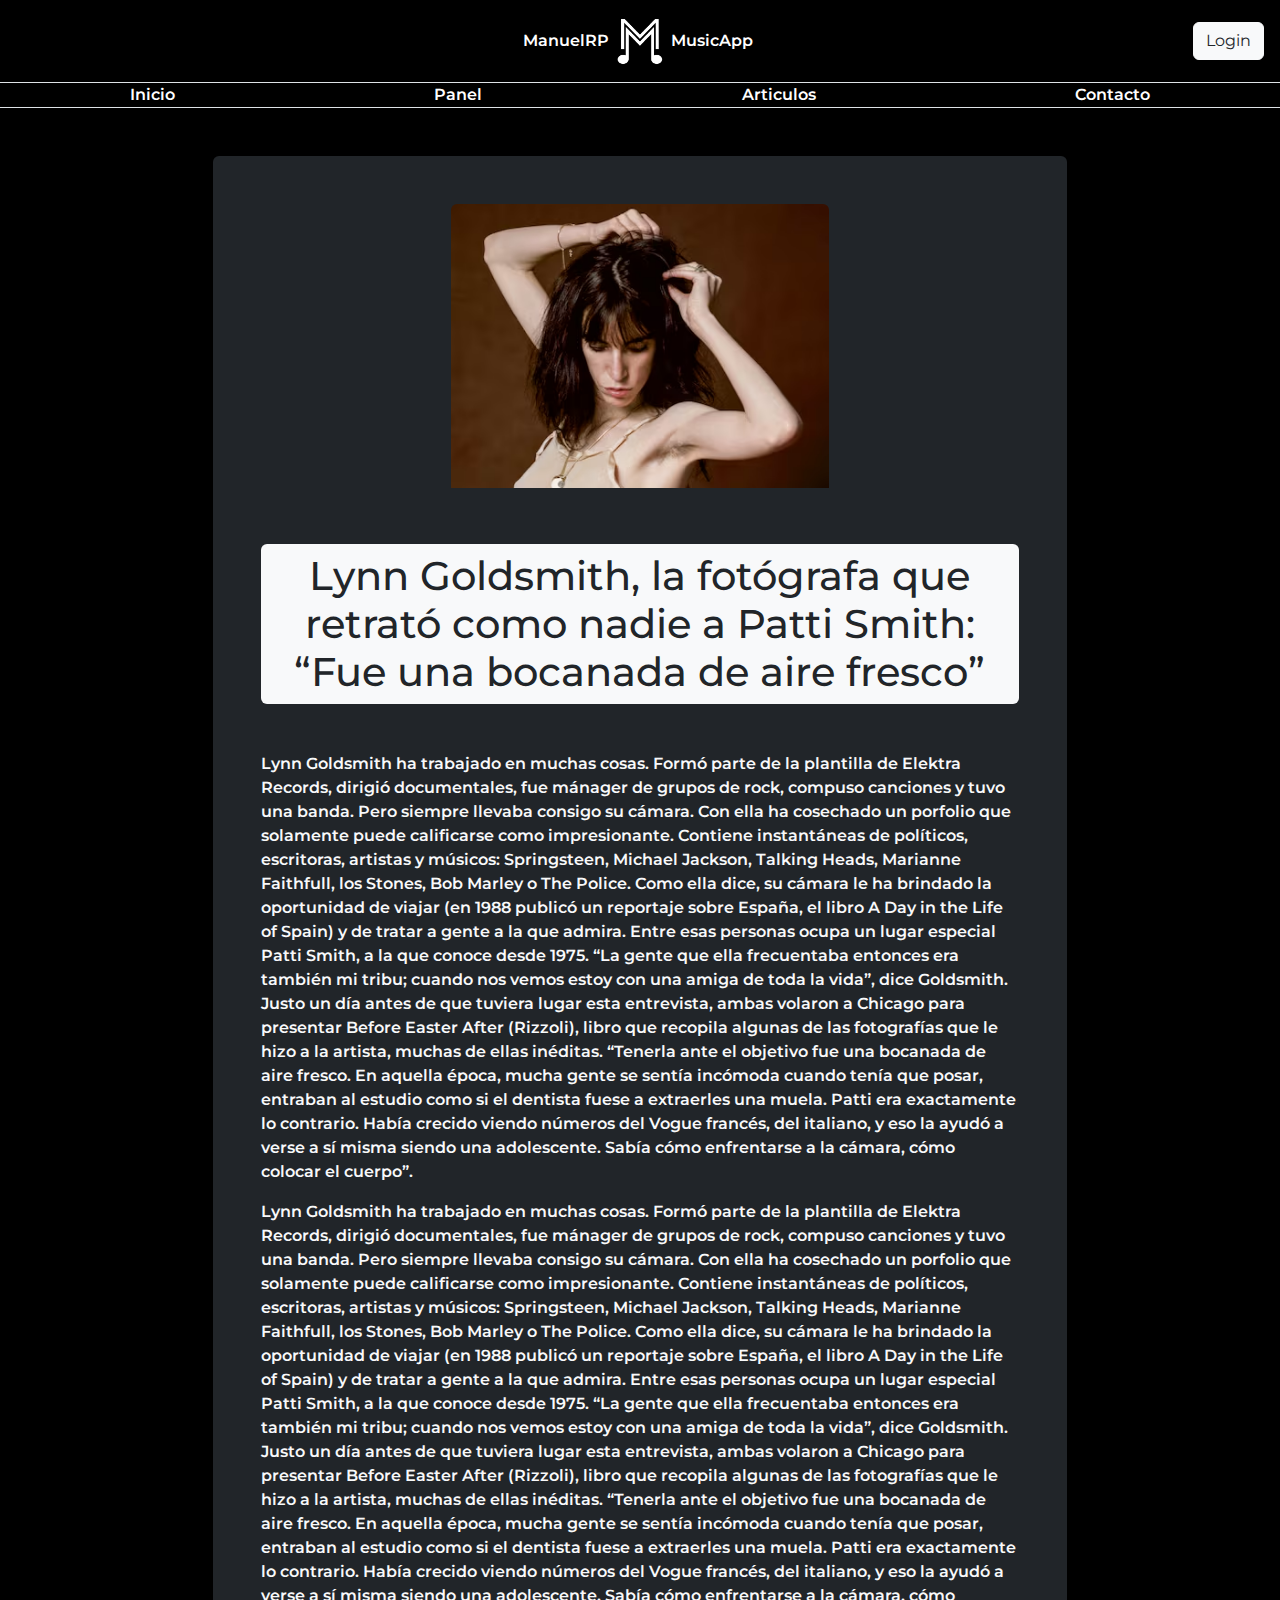
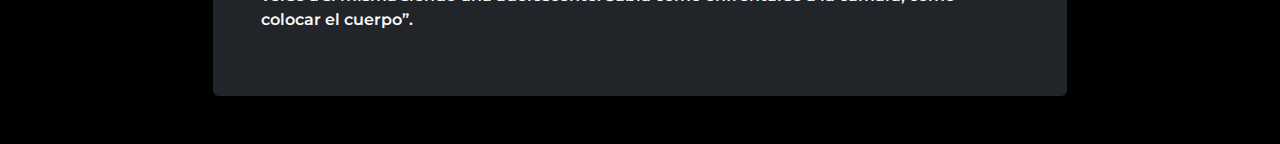
<file: articulos/articulo1.html>
<!DOCTYPE html>
<html lang="en">
<head>
    <meta charset="UTF-8">
    <meta name="viewport" content="width=device-width, initial-scale=1.0">
    <title>Artículo 1</title>
    <link href="https://cdn.jsdelivr.net/npm/bootstrap@5.3.3/dist/css/bootstrap.min.css" rel="stylesheet"
    integrity="sha384-QWTKZyjpPEjISv5WaRU9OFeRpok6YctnYmDr5pNlyT2bRjXh0JMhjY6hW+ALEwIH" crossorigin="anonymous">
    <link href="https://fonts.googleapis.com/css2?family=Montserrat:wght@400;700&display=swap" rel="stylesheet">
    <link href="https://fonts.googleapis.com/css2?family=Bebas+Neue&family=Montserrat:ital,wght@0,100..900;1,100..900&display=swap" rel="stylesheet">
    <link rel="stylesheet" href="https://cdn.jsdelivr.net/npm/bootstrap-icons@1.11.3/font/bootstrap-icons.min.css">
    <link rel="stylesheet" href="../styles.css">
</head>
<body>
    <header class="d-flex justify-content-between align-items-center p-3 shadow-lg  border-bottom  ">

        <nav class="d-flex justify-content-between align-items-center w-100 h-100 ">
            <ul class="d-flex justify-content-between align-items-center list-unstyled m-0 w-100">
                <li class="nav-item"><a class="nav-link text-white" href="#"></a></li>
                <li class="nav-item"><a class="nav-link text-white" href="#">ManuelRP</a></li>
            </ul>
        </nav>
        <img style="height: 50px;" class="rounded mx-2"
            src="../imagenes/Gemini_Generated_Image_ikzjtuikzjtuikzj-removebg-preview (3).png" alt="Logo">
        <nav class="d-flex justify-content-between align-items-center w-100 h-100">
            <ul class="d-flex justify-content-between align-items-center list-unstyled m-0 w-100">
                <li class="nav-item"><a class="nav-link text-white" href="#">MusicApp</a></li>

                <li class="btn btn-light nav-item"><a class="nav-link text-dark" href="login.html">Login</a></li>
            </ul>
        </nav>


    </header>
    <nav class="d-flex justify-content-around align-items-center w-100 h-100 border-bottom mx2 ">
        <ul class="d-flex justify-content-around align-items-center list-unstyled m-0 w-100">
            <li class="nav-item"><a class="nav-link text-white" href="../index.html">Inicio</a></li>
            <li class="nav-item"><a class="nav-link text-white" href="../vistaprevia.html">Panel</a></li>
            <li class="nav-item"><a class="nav-link text-white" href="../articulos.html">Articulos</a></li>
            <li class="nav-item"><a class="nav-link text-white" href="../contacto.html">Contacto</a></li>
        </ul>
    </nav>
        <article class="col-12 col-md-8 mx-auto my-5  text-light bg-dark p-5 rounded d-flex flex-column align-items-center">
            <img src="../imagenes/articulos/X3DVZY3REBEX5IAEAN7FU53CKQ.avif" class="img-fluid w-50 rounded pb-2" alt="Album Image">
            <h1 class="text-center p-2 my-5 bg-light text-dark rounded">Lynn Goldsmith, la fotógrafa que retrató como nadie a Patti Smith: “Fue una bocanada de aire fresco”</h1>

            <p>Lynn Goldsmith ha trabajado en muchas cosas. Formó parte de la plantilla de Elektra Records, dirigió documentales, fue mánager de grupos de rock, compuso canciones y tuvo una banda. Pero siempre llevaba consigo su cámara. Con ella ha cosechado un porfolio que solamente puede calificarse como impresionante. Contiene instantáneas de políticos, escritoras, artistas y músicos: Springsteen, Michael Jackson, Talking Heads, Marianne Faithfull, los Stones, Bob Marley o The Police. Como ella dice, su cámara le ha brindado la oportunidad de viajar (en 1988 publicó un reportaje sobre España, el libro A Day in the Life of Spain) y de tratar a gente a la que admira. Entre esas personas ocupa un lugar especial Patti Smith, a la que conoce desde 1975. “La gente que ella frecuentaba entonces era también mi tribu; cuando nos vemos estoy con una amiga de toda la vida”, dice Goldsmith. Justo un día antes de que tuviera lugar esta entrevista, ambas volaron a Chicago para presentar Before Easter After (Rizzoli), libro que recopila algunas de las fotografías que le hizo a la artista, muchas de ellas inéditas. “Tenerla ante el objetivo fue una bocanada de aire fresco. En aquella época, mucha gente se sentía incómoda cuando tenía que posar, entraban al estudio como si el dentista fuese a extraerles una muela. Patti era exactamente lo contrario. Había crecido viendo números del Vogue francés, del italiano, y eso la ayudó a verse a sí misma siendo una adolescente. Sabía cómo enfrentarse a la cámara, cómo colocar el cuerpo”.</p>

            <p>Lynn Goldsmith ha trabajado en muchas cosas. Formó parte de la plantilla de Elektra Records, dirigió documentales, fue mánager de grupos de rock, compuso canciones y tuvo una banda. Pero siempre llevaba consigo su cámara. Con ella ha cosechado un porfolio que solamente puede calificarse como impresionante. Contiene instantáneas de políticos, escritoras, artistas y músicos: Springsteen, Michael Jackson, Talking Heads, Marianne Faithfull, los Stones, Bob Marley o The Police. Como ella dice, su cámara le ha brindado la oportunidad de viajar (en 1988 publicó un reportaje sobre España, el libro A Day in the Life of Spain) y de tratar a gente a la que admira. Entre esas personas ocupa un lugar especial Patti Smith, a la que conoce desde 1975. “La gente que ella frecuentaba entonces era también mi tribu; cuando nos vemos estoy con una amiga de toda la vida”, dice Goldsmith. Justo un día antes de que tuviera lugar esta entrevista, ambas volaron a Chicago para presentar Before Easter After (Rizzoli), libro que recopila algunas de las fotografías que le hizo a la artista, muchas de ellas inéditas. “Tenerla ante el objetivo fue una bocanada de aire fresco. En aquella época, mucha gente se sentía incómoda cuando tenía que posar, entraban al estudio como si el dentista fuese a extraerles una muela. Patti era exactamente lo contrario. Había crecido viendo números del Vogue francés, del italiano, y eso la ayudó a verse a sí misma siendo una adolescente. Sabía cómo enfrentarse a la cámara, cómo colocar el cuerpo”.</p>

        </article>

</body>
</html>
</file>
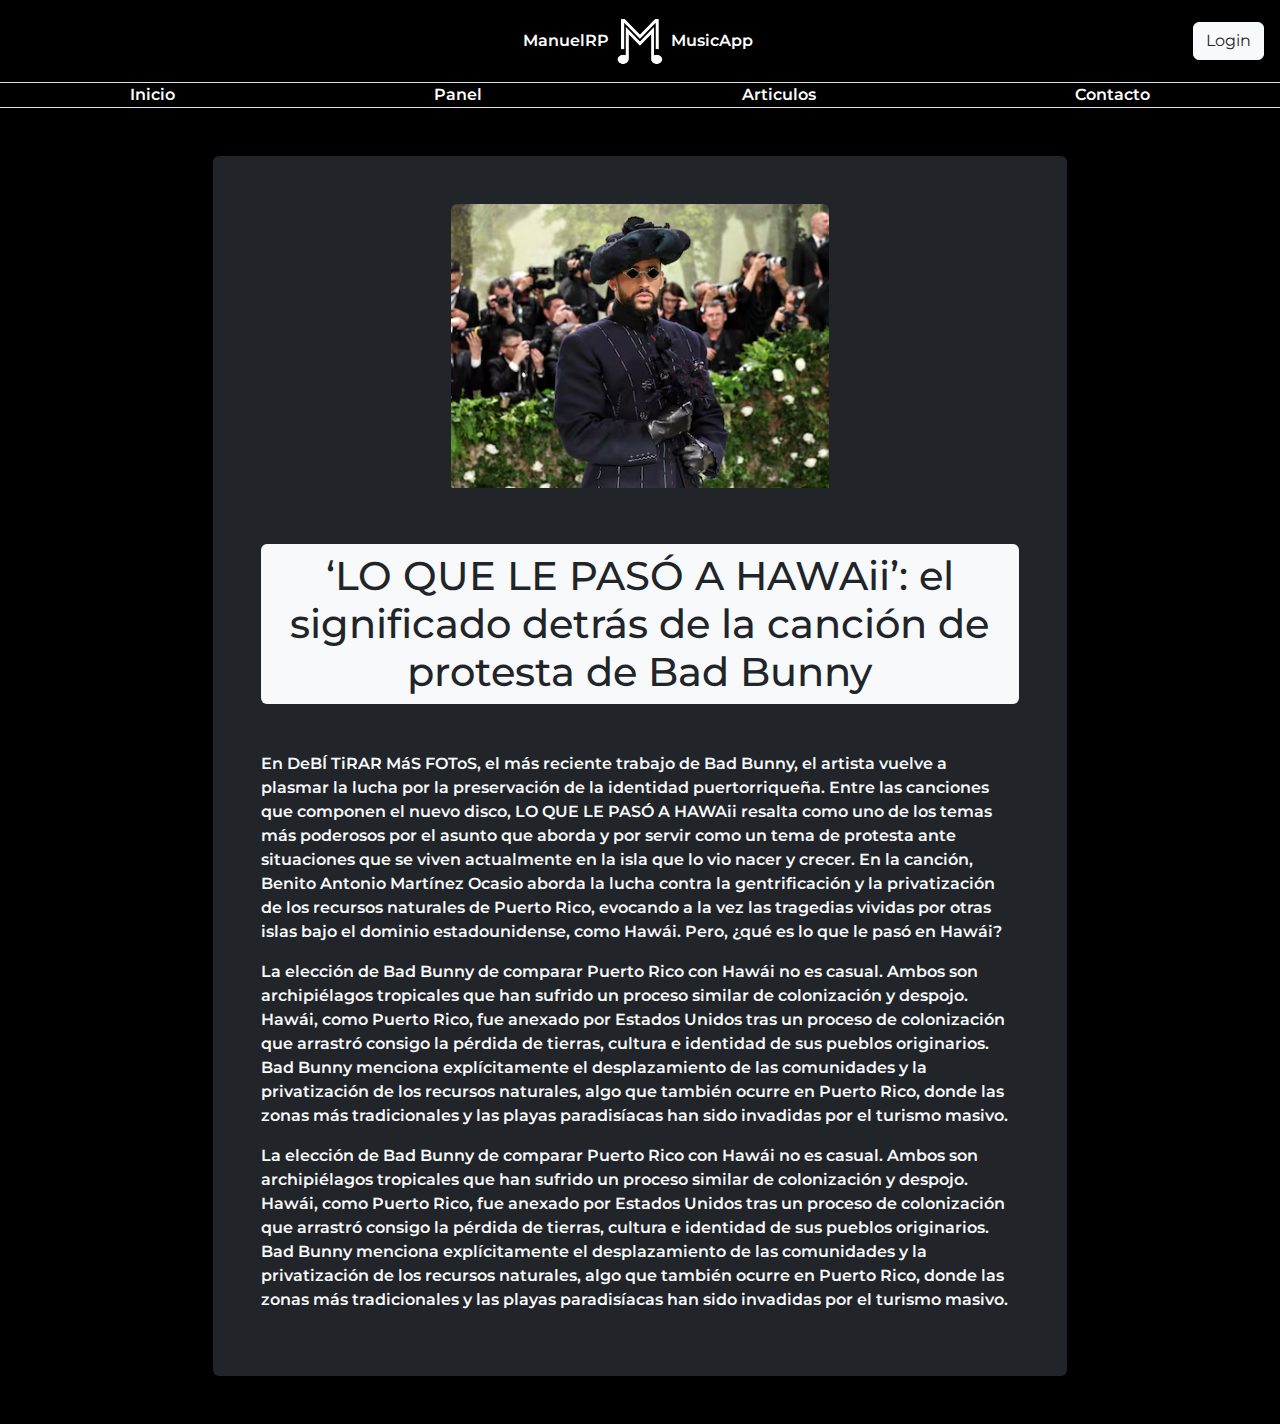
<file: articulos/articulo2.html>
<!DOCTYPE html>
<html lang="en">
<head>
    <meta charset="UTF-8">
    <meta name="viewport" content="width=device-width, initial-scale=1.0">
    <title>Artículo 2</title>
    <link href="https://cdn.jsdelivr.net/npm/bootstrap@5.3.3/dist/css/bootstrap.min.css" rel="stylesheet"
    integrity="sha384-QWTKZyjpPEjISv5WaRU9OFeRpok6YctnYmDr5pNlyT2bRjXh0JMhjY6hW+ALEwIH" crossorigin="anonymous">
    <link href="https://fonts.googleapis.com/css2?family=Montserrat:wght@400;700&display=swap" rel="stylesheet">
    <link href="https://fonts.googleapis.com/css2?family=Bebas+Neue&family=Montserrat:ital,wght@0,100..900;1,100..900&display=swap" rel="stylesheet">
    <link rel="stylesheet" href="https://cdn.jsdelivr.net/npm/bootstrap-icons@1.11.3/font/bootstrap-icons.min.css">
    <link rel="stylesheet" href="../styles.css">
</head>
<body>
    <header class="d-flex justify-content-between align-items-center p-3 shadow-lg  border-bottom  ">

        <nav class="d-flex justify-content-between align-items-center w-100 h-100 ">
            <ul class="d-flex justify-content-between align-items-center list-unstyled m-0 w-100">
                <li class="nav-item"><a class="nav-link text-white" href="#"></a></li>
                <li class="nav-item"><a class="nav-link text-white" href="#">ManuelRP</a></li>
            </ul>
        </nav>
        <img style="height: 50px;" class="rounded mx-2"
            src="../imagenes/Gemini_Generated_Image_ikzjtuikzjtuikzj-removebg-preview (3).png" alt="Logo">
        <nav class="d-flex justify-content-between align-items-center w-100 h-100">
            <ul class="d-flex justify-content-between align-items-center list-unstyled m-0 w-100">
                <li class="nav-item"><a class="nav-link text-white" href="#">MusicApp</a></li>

                <li class="btn btn-light nav-item"><a class="nav-link text-dark" href="login.html">Login</a></li>
            </ul>
        </nav>


    </header>
    <nav class="d-flex justify-content-around align-items-center w-100 h-100 border-bottom mx2 ">
        <ul class="d-flex justify-content-around align-items-center list-unstyled m-0 w-100">
            <li class="nav-item"><a class="nav-link text-white" href="../index.html">Inicio</a></li>
            <li class="nav-item"><a class="nav-link text-white" href="../vistaprevia.html">Panel</a></li>
            <li class="nav-item"><a class="nav-link text-white" href="../articulos.html">Articulos</a></li>
            <li class="nav-item"><a class="nav-link text-white" href="../contacto.html">Contacto</a></li>
        </ul>
    </nav>
        <article class="col-12 col-md-8 mx-auto my-5  text-light bg-dark p-5 rounded d-flex flex-column align-items-center">
            <img src="../imagenes/articulos/N4LJBERDIFHFDBNAQ56TUU7QDQ.avif" class="img-fluid w-50 rounded pb-2" alt="Album Image">
            <h1 class="text-center p-2 my-5 bg-light text-dark rounded">‘LO QUE LE PASÓ A HAWAii’: el significado detrás de la canción de protesta de Bad Bunny</h1>

            <p>En DeBÍ TiRAR MáS FOToS, el más reciente trabajo de Bad Bunny, el artista vuelve a plasmar la lucha por la preservación de la identidad puertorriqueña. Entre las canciones que componen el nuevo disco, LO QUE LE PASÓ A HAWAii resalta como uno de los temas más poderosos por el asunto que aborda y por servir como un tema de protesta ante situaciones que se viven actualmente en la isla que lo vio nacer y crecer. En la canción, Benito Antonio Martínez Ocasio aborda la lucha contra la gentrificación y la privatización de los recursos naturales de Puerto Rico, evocando a la vez las tragedias vividas por otras islas bajo el dominio estadounidense, como Hawái. Pero, ¿qué es lo que le pasó en Hawái?</p>

            <p>La elección de Bad Bunny de comparar Puerto Rico con Hawái no es casual. Ambos son archipiélagos tropicales que han sufrido un proceso similar de colonización y despojo. Hawái, como Puerto Rico, fue anexado por Estados Unidos tras un proceso de colonización que arrastró consigo la pérdida de tierras, cultura e identidad de sus pueblos originarios. Bad Bunny menciona explícitamente el desplazamiento de las comunidades y la privatización de los recursos naturales, algo que también ocurre en Puerto Rico, donde las zonas más tradicionales y las playas paradisíacas han sido invadidas por el turismo masivo.</p>

            <p>La elección de Bad Bunny de comparar Puerto Rico con Hawái no es casual. Ambos son archipiélagos tropicales que han sufrido un proceso similar de colonización y despojo. Hawái, como Puerto Rico, fue anexado por Estados Unidos tras un proceso de colonización que arrastró consigo la pérdida de tierras, cultura e identidad de sus pueblos originarios. Bad Bunny menciona explícitamente el desplazamiento de las comunidades y la privatización de los recursos naturales, algo que también ocurre en Puerto Rico, donde las zonas más tradicionales y las playas paradisíacas han sido invadidas por el turismo masivo.</p>

        </article>

</body>
</html>
</file>
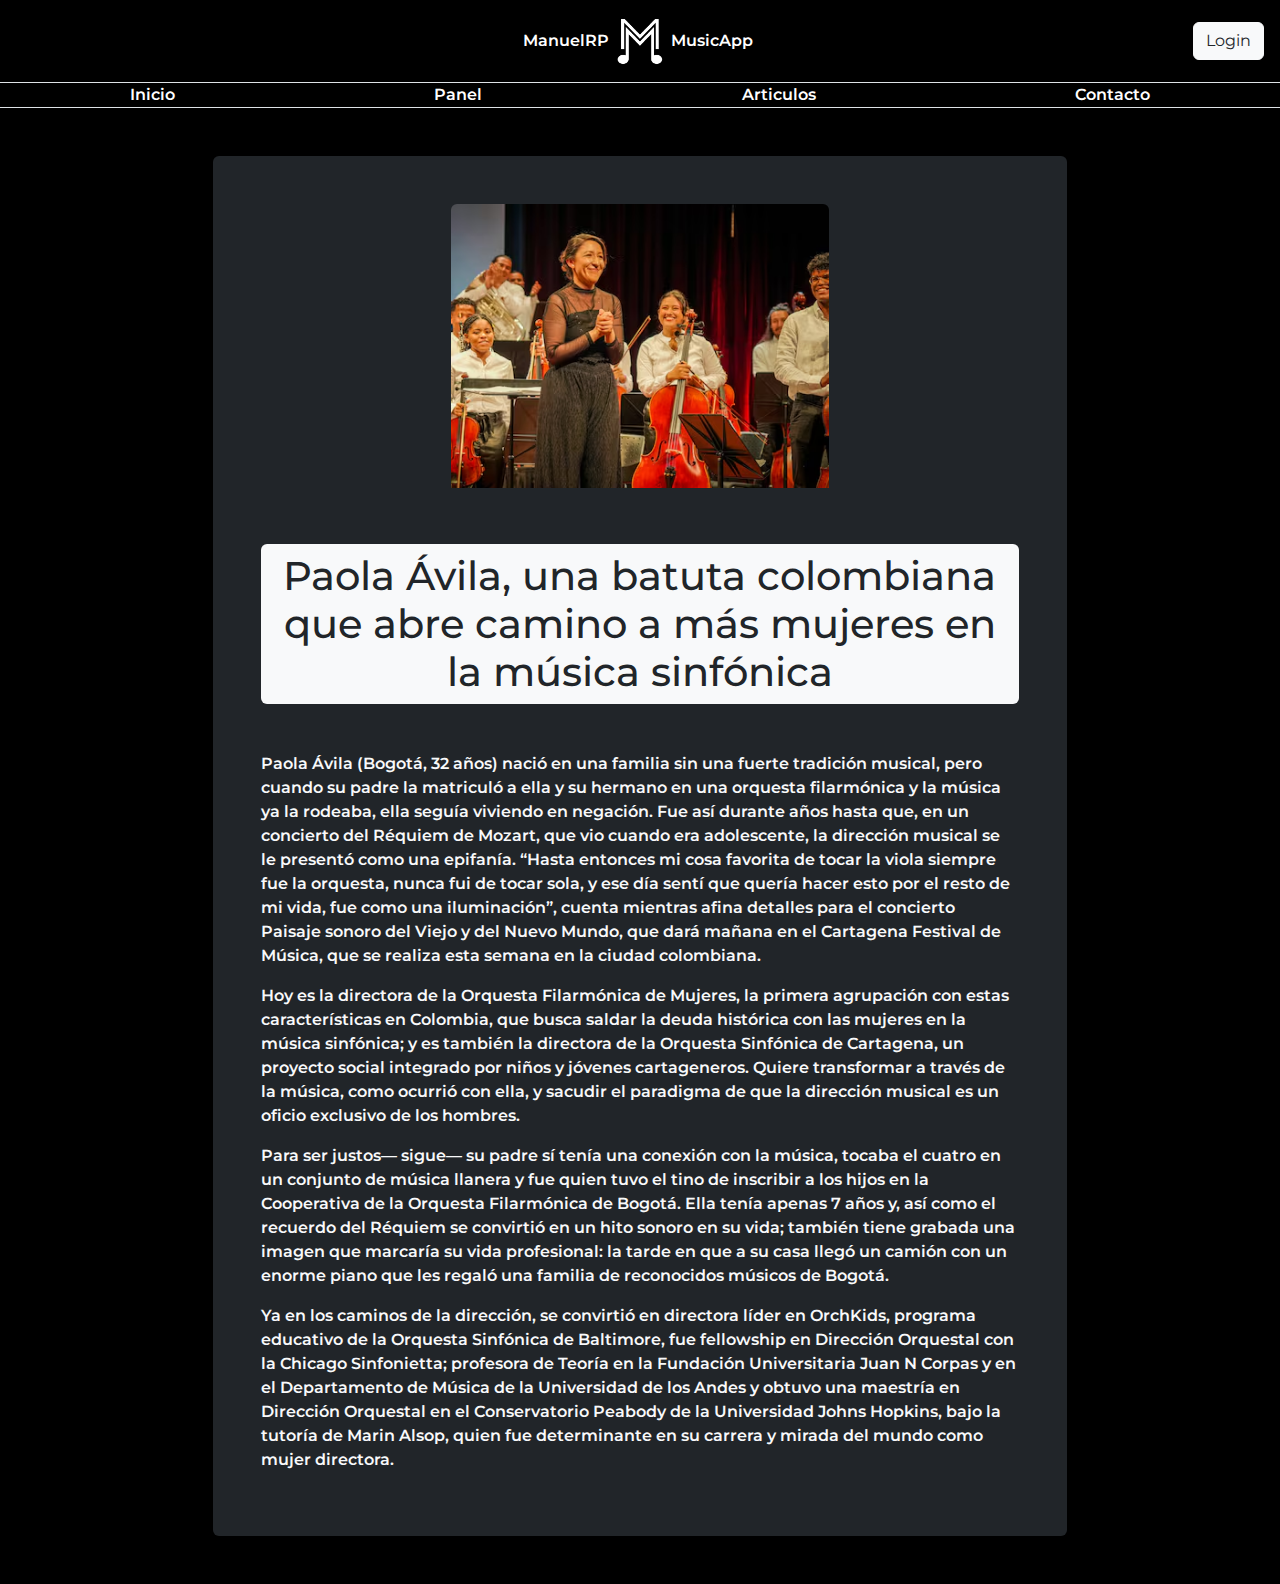
<file: articulos/articulo3.html>
<!DOCTYPE html>
<html lang="en">
<head>
    <meta charset="UTF-8">
    <meta name="viewport" content="width=device-width, initial-scale=1.0">
    <title>Artículo 3</title>
    <link href="https://cdn.jsdelivr.net/npm/bootstrap@5.3.3/dist/css/bootstrap.min.css" rel="stylesheet"
    integrity="sha384-QWTKZyjpPEjISv5WaRU9OFeRpok6YctnYmDr5pNlyT2bRjXh0JMhjY6hW+ALEwIH" crossorigin="anonymous">
    <link href="https://fonts.googleapis.com/css2?family=Montserrat:wght@400;700&display=swap" rel="stylesheet">
    <link href="https://fonts.googleapis.com/css2?family=Bebas+Neue&family=Montserrat:ital,wght@0,100..900;1,100..900&display=swap" rel="stylesheet">
    <link rel="stylesheet" href="https://cdn.jsdelivr.net/npm/bootstrap-icons@1.11.3/font/bootstrap-icons.min.css">
    <link rel="stylesheet" href="../styles.css">
</head>
<body>
    <header class="d-flex justify-content-between align-items-center p-3 shadow-lg  border-bottom  ">

        <nav class="d-flex justify-content-between align-items-center w-100 h-100 ">
            <ul class="d-flex justify-content-between align-items-center list-unstyled m-0 w-100">
                <li class="nav-item"><a class="nav-link text-white" href="#"></a></li>
                <li class="nav-item"><a class="nav-link text-white" href="#">ManuelRP</a></li>
            </ul>
        </nav>
        <img style="height: 50px;" class="rounded mx-2"
            src="../imagenes/Gemini_Generated_Image_ikzjtuikzjtuikzj-removebg-preview (3).png" alt="Logo">
        <nav class="d-flex justify-content-between align-items-center w-100 h-100">
            <ul class="d-flex justify-content-between align-items-center list-unstyled m-0 w-100">
                <li class="nav-item"><a class="nav-link text-white" href="#">MusicApp</a></li>

                <li class="btn btn-light nav-item"><a class="nav-link text-dark" href="login.html">Login</a></li>
            </ul>
        </nav>


    </header>
    <nav class="d-flex justify-content-around align-items-center w-100 h-100 border-bottom mx2 ">
        <ul class="d-flex justify-content-around align-items-center list-unstyled m-0 w-100">
            <li class="nav-item"><a class="nav-link text-white" href="../index.html">Inicio</a></li>
            <li class="nav-item"><a class="nav-link text-white" href="../vistaprevia.html">Panel</a></li>
            <li class="nav-item"><a class="nav-link text-white" href="../articulos.html">Articulos</a></li>
            <li class="nav-item"><a class="nav-link text-white" href="../contacto.html">Contacto</a></li>
        </ul>
    </nav>
        <article class="col-12 col-md-8 mx-auto my-5  text-light bg-dark p-5 rounded d-flex flex-column align-items-center">
            <img src="../imagenes/articulos/RDFGGI43MND4RGNXGXQFCEMS6E.avif" class="img-fluid w-50 rounded pb-2" alt="Album Image">
            <h1 class="text-center p-2 my-5 bg-light text-dark rounded">Paola Ávila, una batuta colombiana que abre camino a más mujeres en la música sinfónica
            </h1>

            <p>Paola Ávila (Bogotá, 32 años) nació en una familia sin una fuerte tradición musical, pero cuando su padre la matriculó a ella y su hermano en una orquesta filarmónica y la música ya la rodeaba, ella seguía viviendo en negación. Fue así durante años hasta que, en un concierto del Réquiem de Mozart, que vio cuando era adolescente, la dirección musical se le presentó como una epifanía. “Hasta entonces mi cosa favorita de tocar la viola siempre fue la orquesta, nunca fui de tocar sola, y ese día sentí que quería hacer esto por el resto de mi vida, fue como una iluminación”, cuenta mientras afina detalles para el concierto Paisaje sonoro del Viejo y del Nuevo Mundo, que dará mañana en el Cartagena Festival de Música, que se realiza esta semana en la ciudad colombiana.</p>

            <p>Hoy es la directora de la Orquesta Filarmónica de Mujeres, la primera agrupación con estas características en Colombia, que busca saldar la deuda histórica con las mujeres en la música sinfónica; y es también la directora de la Orquesta Sinfónica de Cartagena, un proyecto social integrado por niños y jóvenes cartageneros. Quiere transformar a través de la música, como ocurrió con ella, y sacudir el paradigma de que la dirección musical es un oficio exclusivo de los hombres.</p>

            <p>Para ser justos— sigue— su padre sí tenía una conexión con la música, tocaba el cuatro en un conjunto de música llanera y fue quien tuvo el tino de inscribir a los hijos en la Cooperativa de la Orquesta Filarmónica de Bogotá. Ella tenía apenas 7 años y, así como el recuerdo del Réquiem se convirtió en un hito sonoro en su vida; también tiene grabada una imagen que marcaría su vida profesional: la tarde en que a su casa llegó un camión con un enorme piano que les regaló una familia de reconocidos músicos de Bogotá.</p>

            <p>Ya en los caminos de la dirección, se convirtió en directora líder en OrchKids, programa educativo de la Orquesta Sinfónica de Baltimore, fue fellowship en Dirección Orquestal con la Chicago Sinfonietta; profesora de Teoría en la Fundación Universitaria Juan N Corpas y en el Departamento de Música de la Universidad de los Andes y obtuvo una maestría en Dirección Orquestal en el Conservatorio Peabody de la Universidad Johns Hopkins, bajo la tutoría de Marin Alsop, quien fue determinante en su carrera y mirada del mundo como mujer directora.</p>

        </article>

</body>
</html>
</file>
<file: styles.css>
* {
    font-family: "Montserrat", serif;
    font-weight: 600;
    font-style: normal;
}

body {
    background-color: black;
}

main {
    background-image: url(imagenes/fondo/4Cb2.gif);
    background-size: 40%;
    background-position: center;
    background-repeat: no-repeat;
    background-color: black;
    width: 100%;
}

.login {

    background-image: url(imagenes/fondo/8VvO.gif);
    background-position: center;
    background-repeat: no-repeat;
    background-color: black;
}

.quepiensas {

    background-image: url(imagenes/fondo/2MdY.gif);
    background-position: center;
    background-repeat: no-repeat;
    background-color: black;
    background-size: cover;
}

.carousel-item {
    transition: transform 0.6s ease, opacity 0.6s ease;
}

.masescuchadas {

    font-size: 1vw;
    background-image: url(imagenes/fondo/2MdY.gif);
    background-repeat: no-repeat;
    background-size: cover;

}

.artistasdelmomento {

    font-size: 1vw;
    background-image: url(imagenes/fondo/8VvO.gif);
    background-repeat: no-repeat;
    background-size: cover;
}

.carousel-item img {
    width: 100%;
    max-height: 500px;
    object-fit: cover;
}

.carousel-item.active,
.carousel-item-next,
.carousel-item-prev {
    display: block;
    transform: translateX(0);
}

.carousel-item-next,
.carousel-item-prev {
    position: absolute;
    top: 0;
    width: 100%;
    height: 100%;
    transform: translateX(100%);
}

.carousel-item-prev {
    transform: translateX(-100%);
}

.carousel-item-next.carousel-item-left,
.carousel-item-prev.carousel-item-right {
    transform: translateX(0);
}


@media (max-width: 900px) {
    main {
        background-image: url(imagenes/fondo/4Cb2.gif);
        background-size: cover;
    }

    .masescuchadas div p {

        display: none;

    }


    .artistasdelmomento div p {

        display: none;

    }
}
</file>
